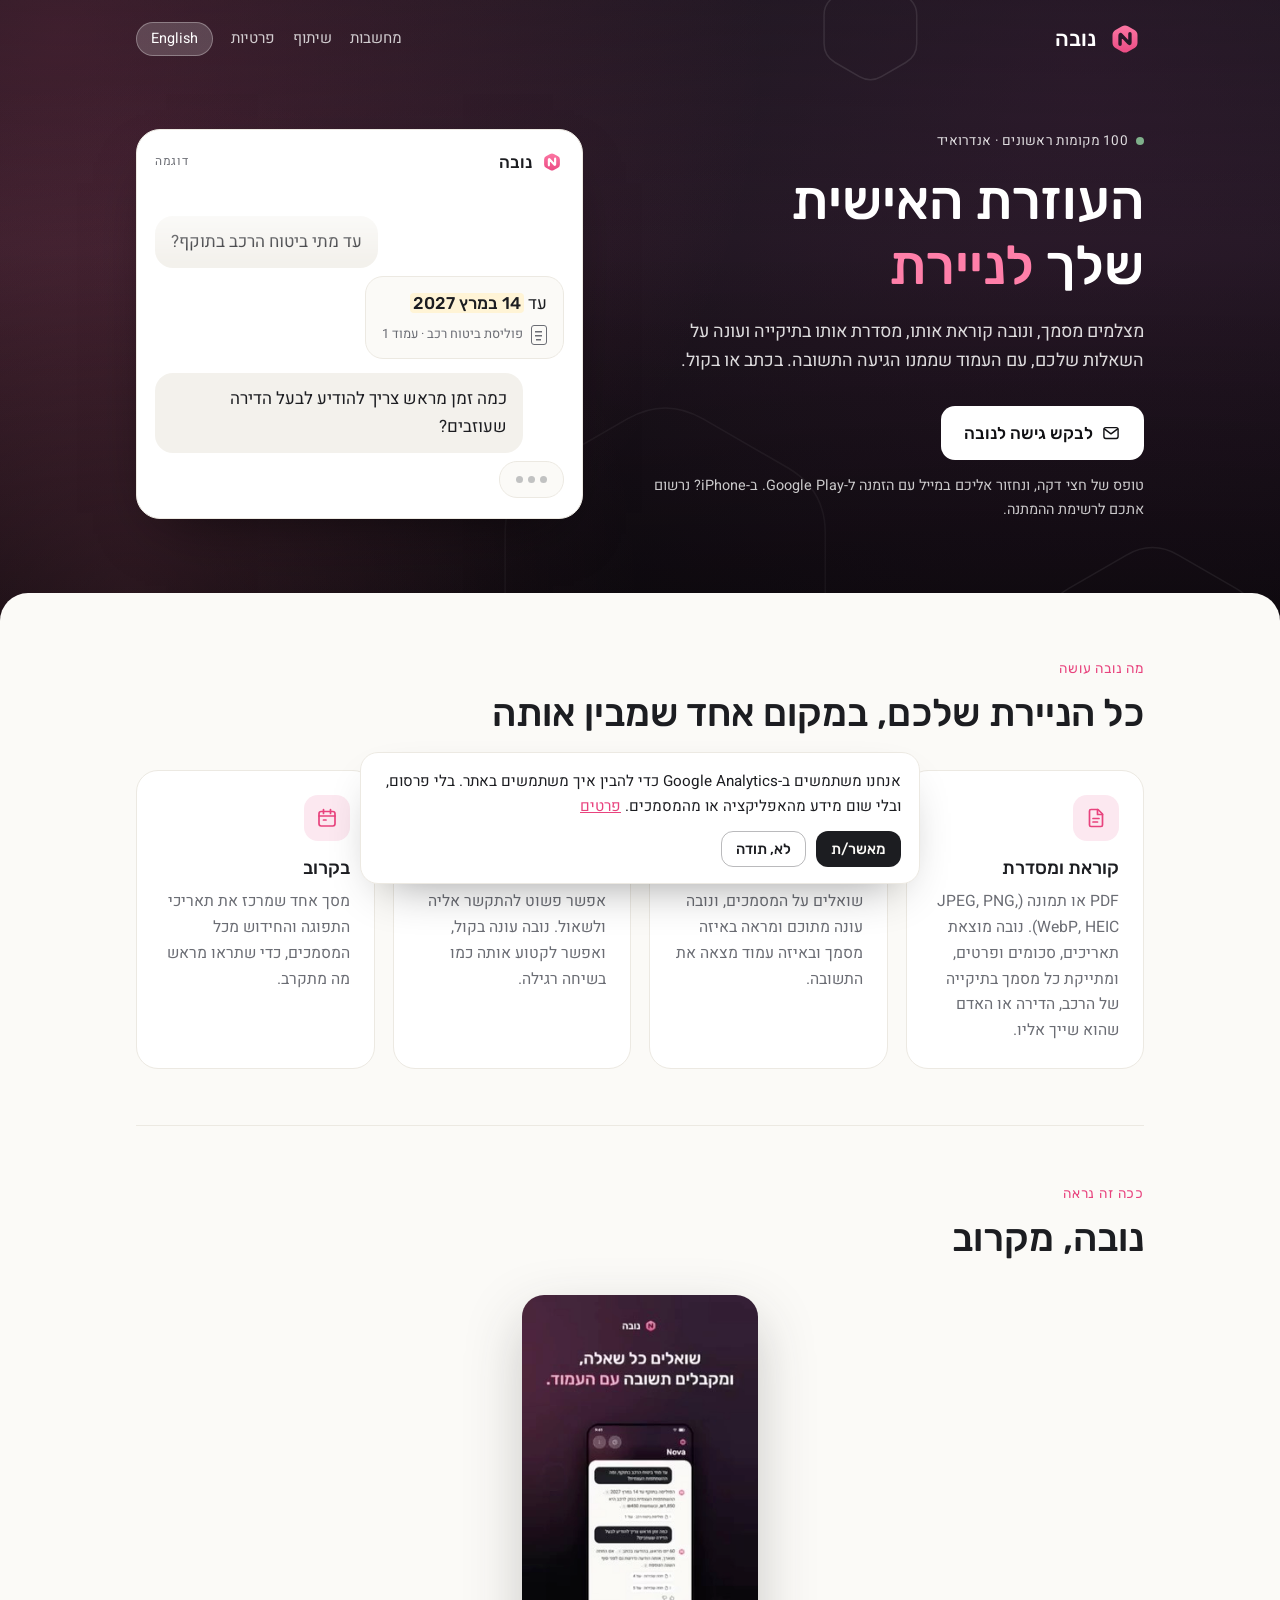
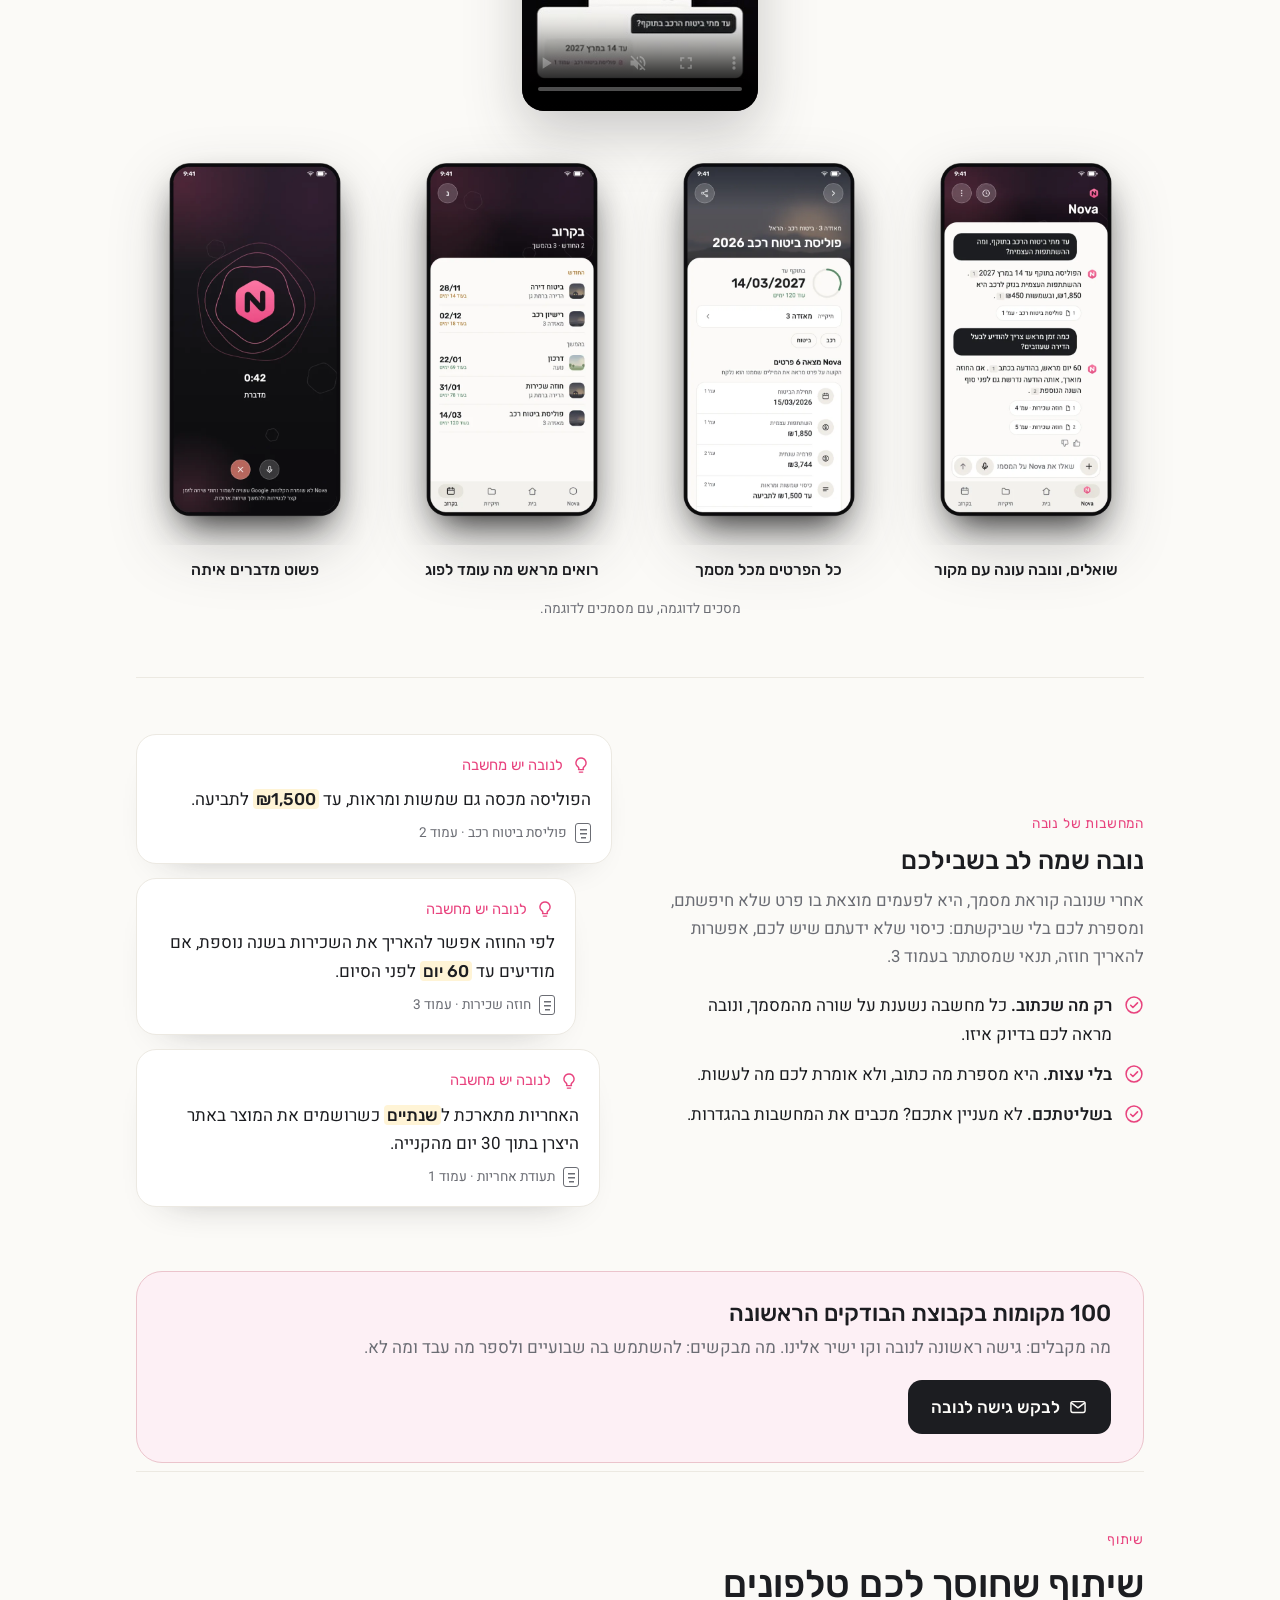
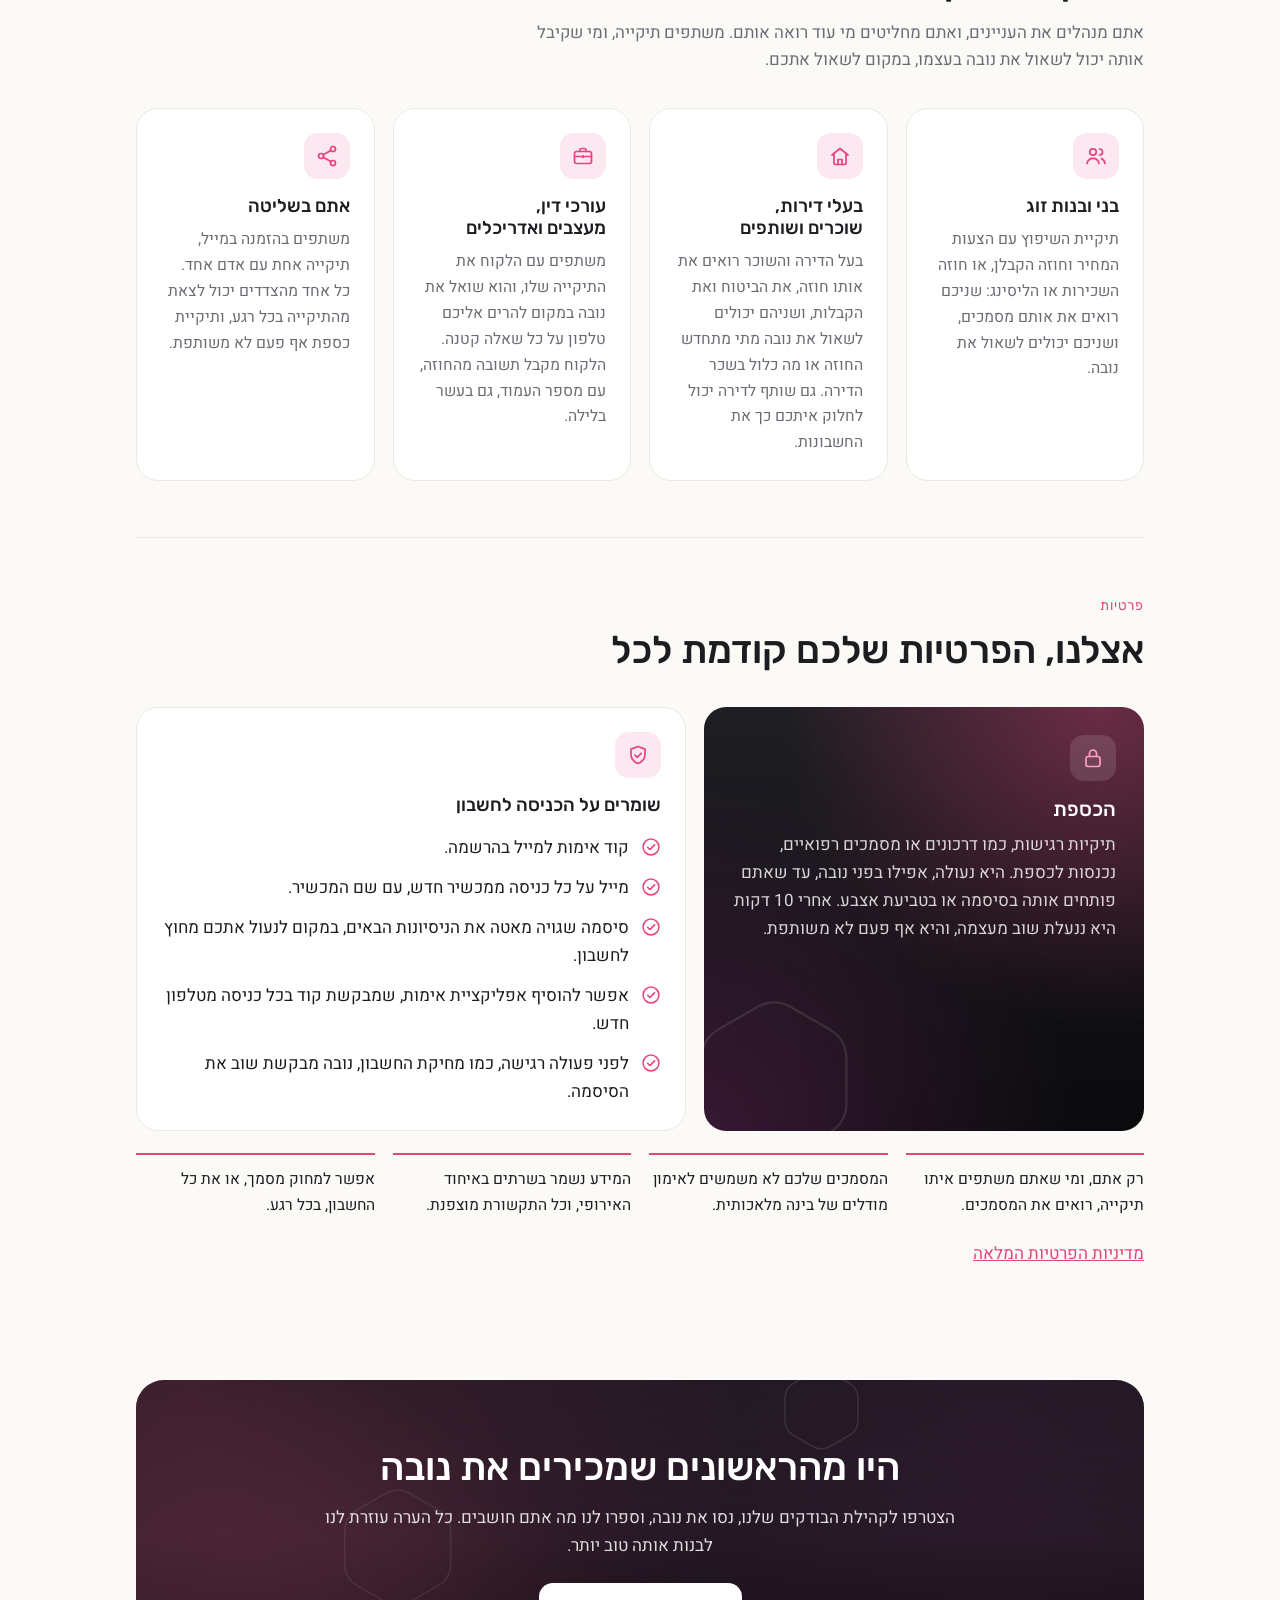
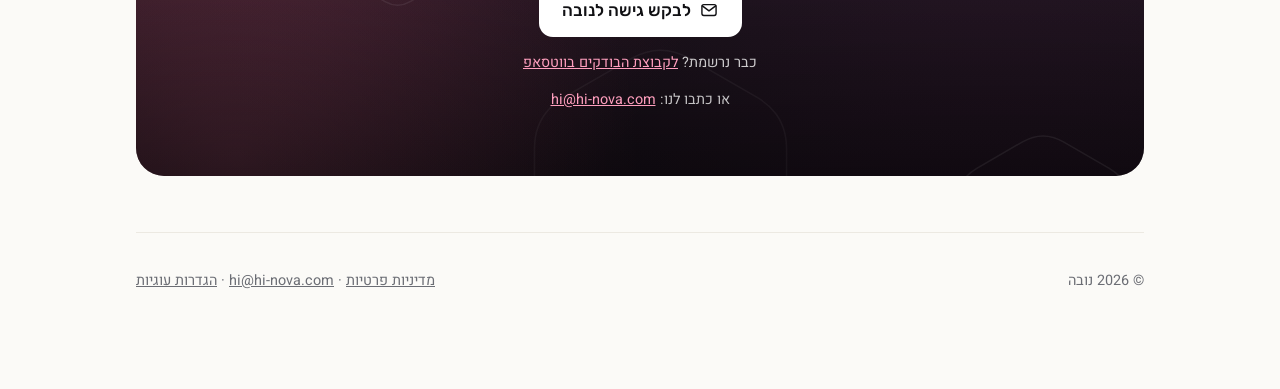
<file: docs/index.html>
<!doctype html><html lang="he" dir="rtl"><head><meta charset="utf-8"><meta name="viewport" content="width=device-width, initial-scale=1, viewport-fit=cover"><script async src="https://www.googletagmanager.com/gtag/js?id=G-7MWNCDS4FL"></script><script>window.dataLayer=window.dataLayer||[];function gtag(){dataLayer.push(arguments);}gtag('consent','default',{analytics_storage:'denied',ad_storage:'denied',ad_user_data:'denied',ad_personalization:'denied',wait_for_update:500});var c=null;try{c=localStorage.getItem('nova-consent')}catch(e){}if(c==='granted')gtag('consent','update',{analytics_storage:'granted'});gtag('js',new Date());gtag('config','G-7MWNCDS4FL');</script><title>Nova נובה · העוזרת האישית שלך לניירת</title><meta name="claude:viewport-fit-sides" content="cover"><meta name="description" content="שואלים את נובה על המסמכים שלכם ומקבלים תשובה עם מקור. Ask Nova about your documents and get answers with sources."><meta property="og:type" content="website"><meta property="og:site_name" content="Nova"><meta property="og:url" content="https://hi-nova.com/"><meta property="og:title" content="Nova נובה · העוזרת האישית שלך לניירת"><meta property="og:description" content="שואלים את נובה על המסמכים שלכם ומקבלים תשובה עם מקור. Ask Nova about your documents and get answers with sources."><meta property="og:image" content="https://hi-nova.com/og.jpg"><meta property="og:image:secure_url" content="https://hi-nova.com/og.jpg"><meta property="og:image:type" content="image/jpeg"><meta property="og:image:width" content="1200"><meta property="og:image:height" content="630"><meta property="og:image:alt" content="Nova נובה: העוזרת האישית שלך לניירת"><meta property="og:locale" content="he_IL"><meta property="og:locale:alternate" content="en_US"><meta name="twitter:card" content="summary_large_image"><meta name="twitter:title" content="Nova נובה · העוזרת האישית שלך לניירת"><meta name="twitter:description" content="שואלים את נובה על המסמכים שלכם ומקבלים תשובה עם מקור. Ask Nova about your documents and get answers with sources."><meta name="twitter:image" content="https://hi-nova.com/og.jpg"><link rel="canonical" href="https://hi-nova.com/"><link rel="icon" href="favicon.svg" type="image/svg+xml"><link rel="preconnect" href="https://fonts.googleapis.com"><link rel="preconnect" href="https://fonts.gstatic.com" crossorigin><link rel="stylesheet" href="https://fonts.googleapis.com/css2?family=Heebo:wght@400;500;600&family=Rubik:wght@500&display=swap"><style>/* Layout: one centred column; a hero with a sample answer card, a feature grid, a privacy band, a footer.
   Tokens are the app's own (mobile theme/tokens.ts, design V4 "Horizon"): warm paper, ink, Nova pink. */
:root {
  --bg: #FBFAF7; --surface: #FFFFFF; --nav: #F3F1EC; --border: #ECE9E2; --text: #1C1D21; --muted: #6B6D74;
  --pink: #E8437E; --pink-light: #FF7FA9; --soon: #B0782E; --ok: #5C8A69; --mark: #FFF4D6;
  --heading: "Rubik", "Heebo", system-ui, sans-serif;
  --body: "Heebo", "Rubik", system-ui, sans-serif;
}
@media (prefers-color-scheme: dark) { :root:not([data-theme="light"]) {
  --bg: #141518; --surface: #1C1D21; --nav: #101114; --border: #2A2B30; --text: #EDEBE6; --muted: #9C9EA5;
  --pink: #FF7FA9; --pink-light: #FFA3C2; --soon: #D6A35F; --ok: #7FB08B; --mark: #3A3320; color-scheme: dark } }
:root[data-theme="dark"] {
  --bg: #141518; --surface: #1C1D21; --nav: #101114; --border: #2A2B30; --text: #EDEBE6; --muted: #9C9EA5;
  --pink: #FF7FA9; --pink-light: #FFA3C2; --soon: #D6A35F; --ok: #7FB08B; --mark: #3A3320; color-scheme: dark }

* { box-sizing: border-box; }
body { margin: 0; background: var(--bg); color: var(--text); font-family: var(--body); font-size: 17px; line-height: 1.65; }
.wrap { max-width: 1040px; margin: 0 auto; padding-left: max(16px, env(safe-area-inset-left, 0px)); padding-right: max(16px, env(safe-area-inset-right, 0px)); }
h1, h2, h3 { font-family: var(--heading); font-weight: 500; line-height: 1.2; margin: 0; text-wrap: balance; }
p { margin: 0; }
a { color: var(--pink); }
a:focus-visible, button:focus-visible { outline: 2px solid var(--pink); outline-offset: 3px; border-radius: 6px; }

/* Language: Hebrew unless the page is switched to English; without script, Hebrew only. */
html:not([data-lang="en"]) [data-l="en"], html[data-lang="en"] [data-l="he"] { display: none !important; }

header.top { display: flex; align-items: center; justify-content: space-between; gap: 16px; padding-block: 20px; }
.mark { display: flex; align-items: center; gap: 10px; text-decoration: none; color: var(--text); font-family: var(--heading); font-size: 1.35rem; font-weight: 500; }
.mark svg { width: 38px; height: 38px; flex: none; }
.top nav { display: flex; align-items: center; gap: 18px; font-size: 0.95rem; }
.top nav a { color: var(--muted); text-decoration: none; }
.top nav a:hover { color: var(--text); }
.lang { font: inherit; font-size: 0.9rem; color: var(--text); background: var(--nav); border: 1px solid var(--border); border-radius: 999px; padding: 4px 14px; cursor: pointer; }

.hero { display: grid; grid-template-columns: 1.15fr 1fr; gap: 48px; align-items: center; padding-block: 48px 72px; }
.hero > * { min-width: 0; }
.eyebrow { display: inline-flex; align-items: center; gap: 8px; font-size: 0.85rem; color: var(--muted); letter-spacing: 0.02em; }
.eyebrow::before { content: ""; width: 8px; height: 8px; border-radius: 50%; background: var(--ok); }
.hero h1 { font-size: clamp(2.2rem, 5vw, 3.4rem); margin-top: 14px; }
.hero h1 em { font-style: normal; color: var(--pink); }
.hero .lede { margin-top: 18px; font-size: 1.12rem; color: var(--muted); max-width: 34em; }
.cta { margin-top: 30px; display: flex; flex-wrap: wrap; align-items: center; gap: 14px; }
.btn { display: inline-block; text-decoration: none; font-family: var(--heading); font-weight: 500; background: var(--text); color: var(--bg); padding: 12px 22px; border-radius: 14px; }
.btn:hover { opacity: 0.9; }
.cta small { color: var(--muted); font-size: 0.9rem; flex-basis: 100%; }

/* The sample answer: how a real answer looks, labelled as an example. */
.sample { background: var(--surface); border: 1px solid var(--border); border-radius: 22px; padding: 22px; display: grid; gap: 14px; box-shadow: 0 18px 40px -28px rgba(28, 29, 33, 0.35); }
.sample .tag { font-size: 0.75rem; color: var(--muted); letter-spacing: 0.06em; text-transform: uppercase; }
.bubble { padding: 12px 16px; border-radius: 18px; max-width: 90%; }
.bubble.q { background: var(--nav); justify-self: end; }
.bubble.a { background: var(--bg); border: 1px solid var(--border); justify-self: start; }
.bubble.a strong { font-family: var(--heading); font-weight: 500; background: var(--mark); padding: 0 4px; border-radius: 4px; }
.source { display: flex; align-items: center; gap: 8px; font-size: 0.85rem; color: var(--muted); }
.source::before { content: ""; width: 14px; height: 18px; border: 1.5px solid var(--muted); border-radius: 3px; flex: none;
  background: linear-gradient(var(--muted), var(--muted)) center 5px / 7px 1.5px no-repeat,
              linear-gradient(var(--muted), var(--muted)) center 9px / 7px 1.5px no-repeat,
              linear-gradient(var(--muted), var(--muted)) center 13px / 5px 1.5px no-repeat; }

section.block { padding-block: 56px; border-top: 1px solid var(--border); }
section.block > h2 { font-size: clamp(1.6rem, 3.2vw, 2.1rem); }
section.block > .sub { margin-top: 10px; color: var(--muted); max-width: 40em; }
.grid { margin-top: 32px; display: grid; grid-template-columns: repeat(3, minmax(0, 1fr)); gap: 28px 32px; }
.grid h3 { font-size: 1.12rem; }
.grid p { margin-top: 6px; color: var(--muted); font-size: 0.98rem; }
.grid .n { font-family: var(--heading); color: var(--pink); font-size: 0.85rem; display: block; margin-bottom: 6px; }

.privacy { background: var(--surface); border: 1px solid var(--border); border-radius: 26px; padding: 36px; display: grid; grid-template-columns: 1fr 1.4fr; gap: 36px; }
.privacy > * { min-width: 0; }
.privacy h2 { font-size: clamp(1.5rem, 3vw, 2rem); }
.privacy ul { list-style: none; margin: 0; padding: 0; display: grid; gap: 14px; }
.privacy li { display: grid; grid-template-columns: 22px 1fr; gap: 10px; align-items: start; }
.privacy li::before { content: ""; width: 14px; height: 14px; margin-top: 7px; border-radius: 4px; background: linear-gradient(var(--pink-light), var(--pink)); }
.privacy .more { margin-top: 14px; display: inline-block; }

footer.bottom { padding-block: 36px 48px; display: flex; flex-wrap: wrap; justify-content: space-between; gap: 12px; color: var(--muted); font-size: 0.9rem; border-top: 1px solid var(--border); margin-top: 56px; }
footer.bottom a { color: var(--muted); }

/* The privacy policy: a readable document. */
.doc { max-width: 46em; padding-block: 24px 40px; }
.doc h1 { font-size: clamp(1.9rem, 4vw, 2.6rem); }
.doc .updated { margin-top: 8px; color: var(--muted); font-size: 0.95rem; }
.doc h2 { font-size: 1.3rem; margin-top: 38px; }
.doc p, .doc ul { margin-top: 12px; }
.doc ul { padding-inline-start: 1.2em; display: grid; gap: 8px; }
.doc li strong, .doc p strong { font-weight: 600; }
.doc .short { background: var(--surface); border: 1px solid var(--border); border-radius: 18px; padding: 18px 22px; margin-top: 24px; }
.doc .short ul { margin-top: 8px; }
.fill { background: var(--mark); border-radius: 4px; padding: 0 4px; font-weight: 600; }

@media (max-width: 820px) {
  .hero { grid-template-columns: 1fr; gap: 36px; padding-block: 24px 48px; }
  .grid { grid-template-columns: repeat(2, minmax(0, 1fr)); }
  .privacy { grid-template-columns: 1fr; padding: 24px; }
}
@media (max-width: 520px) {
  .grid { grid-template-columns: 1fr; }
  .top nav .hide-sm { display: none; }
}
@media (prefers-reduced-motion: no-preference) { .btn { transition: opacity 0.15s; } }

/* ── Nova's sky (the app's NovaSky): a dark sky, the badge's pinks glowing and drifting, faint hexagons rising.
      Same colours, sizes (fractions of the sky's width) and timings as the app; still when motion is reduced.
      The page itself sits on the paper sheet that overlaps the sky with rounded top corners, as in the app. ── */
.sky { position: relative; overflow: hidden; color: #FFFFFF; background: linear-gradient(#1E1E24, #111114 55%, #0B0B0E); padding-bottom: 28px; isolation: isolate; }
.sky > .wrap { position: relative; z-index: 2; }
.sky::after { content: ""; position: absolute; inset: 0; z-index: 1; pointer-events: none;
  background: linear-gradient(rgba(0, 0, 0, 0.22), rgba(0, 0, 0, 0) 40%, rgba(0, 0, 0, 0.38)); }
.glow, .rise { position: absolute; z-index: 0; pointer-events: none; }
.glow { aspect-ratio: 1; border-radius: 50%;
  width: calc(var(--s) * 100%); inset-inline-start: calc(var(--x) * 100%); top: calc(var(--y) * 100%);
  /* Centre on (x, y): a margin in % is a fraction of the sky's width, like the size. */
  margin-inline-start: calc(var(--s) * -50%); margin-top: calc(var(--s) * -50%);
  opacity: var(--o);
  background: radial-gradient(closest-side, var(--c) 0%, color-mix(in srgb, var(--c) 55%, transparent) 45%, transparent 100%); }
.rise { top: 0; bottom: 0; width: calc(var(--s) * 100%); inset-inline-start: calc(var(--x) * 100%); margin-inline-start: calc(var(--s) * -50%);
  transform: translateY(calc(100% - var(--f) * 130%)); opacity: var(--o); }
.rise svg { display: block; width: 100%; height: auto; overflow: visible; }
.rise path { fill: none; stroke: #FFFFFF; stroke-width: 1.5px; vector-effect: non-scaling-stroke; stroke-linejoin: round; }

@media (prefers-reduced-motion: no-preference) {
  .glow { animation: drift var(--d) ease-in-out infinite alternate; animation-delay: calc(var(--d) * -0.5); }
  .rise { animation: rise var(--d) linear infinite; animation-delay: calc(var(--d) * var(--f) * -1); }
  .rise svg { animation: turn var(--d) linear infinite; animation-delay: calc(var(--d) * var(--f) * -1); }
}
@keyframes drift {
  from { transform: translate(calc(var(--dx) * -50%), calc(var(--dy) * -50%)) scale(1); }
  to { transform: translate(calc(var(--dx) * 50%), calc(var(--dy) * 50%)) scale(var(--k)); }
}
/* Bottom to top, fading in and out so the jump back down is never seen. */
@keyframes rise {
  0% { transform: translateY(100%); opacity: 0; }
  15% { opacity: var(--o); }
  85% { opacity: var(--o); }
  100% { transform: translateY(-30%); opacity: 0; }
}
/* One rise turns 60°, which the hexagon can't tell from 0°. */
@keyframes turn { to { transform: rotate(calc(var(--t) * 60deg)); } }

/* Text on the sky: white, like the app's scene titles. */
.sky .mark { color: #FFFFFF; }
.sky .top nav a { color: rgba(255, 255, 255, 0.78); }
.sky .top nav a:hover { color: #FFFFFF; }
.sky .lang { color: #FFFFFF; background: rgba(255, 255, 255, 0.18); border-color: rgba(255, 255, 255, 0.30); }
.sky .eyebrow { color: rgba(255, 255, 255, 0.85); }
.sky .eyebrow::before { background: #7FB08B; }
.sky .hero h1 em { color: #FF7FA9; }
.sky .hero .lede { color: rgba(255, 255, 255, 0.85); }
.sky .btn { background: #FFFFFF; color: #111114; }
.sky .cta small { color: rgba(255, 255, 255, 0.78); }
.sky a { color: #FF9FBE; }
.sky .sample { color: var(--text); box-shadow: 0 24px 60px -30px rgba(0, 0, 0, 0.7); }
.sky .doc-head { padding-block: 28px 44px; max-width: 46em; }
.sky .doc-head h1 { font-size: clamp(1.9rem, 4vw, 2.6rem); }
.sky .doc-head .updated { margin-top: 8px; color: rgba(255, 255, 255, 0.8); font-size: 0.95rem; }
.fill { color: var(--text); }

.sheet { position: relative; z-index: 3; margin-top: -28px; background: var(--bg); border-radius: 28px 28px 0 0; padding-top: 8px; }
.sheet section.block:first-child, .sheet section.block[hidden]:first-child + section.block { border-top: 0; }
.sheet .doc { padding-top: 28px; }

/* ── Version 2: the conversation, icon cards, thoughts, sharing, privacy, the testers' calls to action. ── */
[hidden] { display: none !important; }
.kicker { display: block; margin-bottom: 10px; font-family: var(--heading); font-size: 0.85rem; letter-spacing: 0.06em; color: var(--pink); }
section.block > h2 { font-size: clamp(1.7rem, 3.4vw, 2.4rem); max-width: 22em; }
section.block > .sub, .split .sub { margin-top: 12px; color: var(--muted); max-width: 38em; font-size: 1.05rem; }

/* Buttons: ink on paper, white on the sky; the second one is an outline. */
.btn { display: inline-flex; align-items: center; gap: 8px; border: 1.5px solid transparent; }
.btn svg { width: 20px; height: 20px; flex: none; }
.btn.alt { background: transparent; color: var(--text); border-color: color-mix(in srgb, var(--text) 30%, transparent); }
.sky .btn.alt { background: rgba(255, 255, 255, 0.14); color: #FFFFFF; border-color: rgba(255, 255, 255, 0.32); }
.btn.sm { padding: 8px 14px; font-size: 0.92rem; border-radius: 12px; }

/* The hero conversation. */
.chat { background: var(--surface); color: var(--text); border: 1px solid var(--border); border-radius: 24px; padding: 18px 18px 20px; display: grid; gap: 12px; box-shadow: 0 24px 60px -30px rgba(0, 0, 0, 0.7); }
.chat-head { display: flex; justify-content: space-between; align-items: center; }
.chat-head .who { display: flex; align-items: center; gap: 8px; font-family: var(--heading); font-weight: 500; }
.chat-head .who svg { width: 24px; height: 24px; }
.chat-head .tag { font-size: 0.75rem; color: var(--muted); letter-spacing: 0.06em; }
.chat-log { height: 310px; overflow: hidden; display: flex; flex-direction: column; justify-content: flex-end; gap: 14px;
  -webkit-mask-image: linear-gradient(transparent, #000 24%); mask-image: linear-gradient(transparent, #000 24%); }
.turn { display: grid; gap: 8px; }
.bubble.a { display: grid; gap: 6px; }
.bubble.a .source { font-size: 0.8rem; }
.typing { justify-self: start; display: inline-flex; gap: 5px; padding: 14px 16px; border-radius: 18px; background: var(--bg); border: 1px solid var(--border); }
.typing i { width: 7px; height: 7px; border-radius: 50%; background: var(--muted); opacity: 0.4; }
@media (prefers-reduced-motion: no-preference) {
  .enter { animation: pop 0.38s cubic-bezier(0.2, 0.7, 0.2, 1) both; }
  .typing i { animation: blink 1s infinite; }
  .typing i:nth-child(2) { animation-delay: 0.15s; }
  .typing i:nth-child(3) { animation-delay: 0.3s; }
  .card, .thought { transition: transform 0.2s ease, box-shadow 0.2s ease; }
  .card:hover, .thought:hover { transform: translateY(-3px); }
}
@keyframes pop { from { opacity: 0; transform: translateY(10px) scale(0.98); } }
@keyframes blink { 50% { opacity: 1; } }

/* Icon cards. */
.cards { display: grid; gap: 18px; margin-top: 34px; }
.cards.four { grid-template-columns: repeat(4, minmax(0, 1fr)); }
.cards.three { grid-template-columns: repeat(3, minmax(0, 1fr)); }
.card { background: var(--surface); border: 1px solid var(--border); border-radius: 22px; padding: 24px; display: grid; align-content: start; gap: 10px; }
.card:hover { box-shadow: 0 20px 44px -30px rgba(28, 29, 33, 0.4); }
.card h3 { font-size: 1.15rem; margin-top: 6px; }
.card p { color: var(--muted); font-size: 0.98rem; }
.ico { width: 46px; height: 46px; border-radius: 14px; display: grid; place-items: center; color: var(--pink);
  background: color-mix(in srgb, var(--pink) 12%, var(--surface)); }
.ico svg { width: 24px; height: 24px; }
.ico.on-dark { background: rgba(255, 255, 255, 0.12); color: #FF9FBE; }

/* A list with Nova-pink check marks. */
.ticks { list-style: none; padding: 0; margin: 22px 0 0; display: grid; gap: 12px; }
.ticks li { display: grid; grid-template-columns: 22px 1fr; gap: 10px; align-items: start; }
.ticks li::before { content: ""; width: 20px; height: 20px; margin-top: 3px; background: var(--pink);
  -webkit-mask: url("data:image/svg+xml,%3Csvg xmlns='http://www.w3.org/2000/svg' viewBox='0 0 24 24'%3E%3Ccircle cx='12' cy='12' r='9.5' fill='none' stroke='black' stroke-width='1.8'/%3E%3Cpath d='M8 12.3l2.7 2.7L16.2 9.4' fill='none' stroke='black' stroke-width='1.9' stroke-linecap='round' stroke-linejoin='round'/%3E%3C/svg%3E") center / contain no-repeat;
          mask: url("data:image/svg+xml,%3Csvg xmlns='http://www.w3.org/2000/svg' viewBox='0 0 24 24'%3E%3Ccircle cx='12' cy='12' r='9.5' fill='none' stroke='black' stroke-width='1.8'/%3E%3Cpath d='M8 12.3l2.7 2.7L16.2 9.4' fill='none' stroke='black' stroke-width='1.9' stroke-linecap='round' stroke-linejoin='round'/%3E%3C/svg%3E") center / contain no-repeat; }
.ticks b { font-weight: 600; }

/* Thoughts: the app's thought cards, a little staggered. */
.split { display: grid; grid-template-columns: 1fr 1fr; gap: 56px; align-items: center; }
.split > * { min-width: 0; }
.thoughts { display: grid; gap: 14px; }
.thought { background: var(--surface); border: 1px solid var(--border); border-radius: 20px; padding: 18px 20px; display: grid; gap: 8px; box-shadow: 0 18px 40px -32px rgba(28, 29, 33, 0.45); }
.thought:nth-child(2) { margin-inline-start: 36px; }
.thought:nth-child(3) { margin-inline-start: 12px; }
.thought-head { display: flex; align-items: center; gap: 8px; font-family: var(--heading); font-size: 0.92rem; color: var(--pink); }
.thought-head svg { width: 20px; height: 20px; }
.thought strong, .bubble.a strong { font-family: var(--heading); font-weight: 500; background: var(--mark); padding: 0 3px; border-radius: 4px; }

/* The testers' strip, between sections. */
.join-strip { margin-block: 8px; display: flex; flex-wrap: wrap; align-items: center; justify-content: space-between; gap: 18px 28px; padding: 28px 32px; border-radius: 26px;
  background: color-mix(in srgb, var(--pink) 8%, var(--surface)); border: 1px solid color-mix(in srgb, var(--pink) 22%, var(--border)); }
.join-strip h2 { font-size: 1.45rem; }
.join-strip p { margin-top: 6px; color: var(--muted); }
.join-strip .cta { margin-top: 0; }

/* Privacy: the vault on Nova's sky, the sign-in guards beside it, four promises below. */
.privacy-grid { display: grid; grid-template-columns: 1fr 1.25fr; gap: 18px; margin-top: 34px; }
.privacy-grid > * { min-width: 0; }
.vault { position: relative; overflow: hidden; border-radius: 22px; padding: 28px; color: #FFFFFF; display: grid; gap: 10px; align-content: start;
  background: radial-gradient(circle at 90% 0%, rgba(232, 67, 126, 0.38), transparent 55%), radial-gradient(circle at 0% 100%, rgba(91, 35, 80, 0.55), transparent 60%), linear-gradient(#1E1E24, #111114 60%, #0B0B0E); }
.vault::after { content: ""; position: absolute; width: 220px; height: 220px; inset-inline-end: -40px; bottom: -60px; opacity: 0.1;
  background: url("data:image/svg+xml,%3Csvg xmlns='http://www.w3.org/2000/svg' viewBox='0 0 100 100'%3E%3Cpath d='M42.21 16.5Q50 12 57.79 16.5L75.11 26.5Q82.91 31 82.91 40L82.91 60Q82.91 69 75.11 73.5L57.79 83.5Q50 88 42.21 83.5L24.89 73.5Q17.09 69 17.09 60L17.09 40Q17.09 31 24.89 26.5Z' fill='none' stroke='white' stroke-width='1'/%3E%3C/svg%3E") center / contain no-repeat; }
.vault h3 { font-size: 1.25rem; margin-top: 6px; }
.vault p { color: rgba(255, 255, 255, 0.82); position: relative; }
.guard .ticks { margin-top: 8px; }
.promises { list-style: none; padding: 0; margin: 22px 0 0; display: grid; grid-template-columns: repeat(4, minmax(0, 1fr)); gap: 18px; }
.promises li { border-top: 2px solid var(--pink); padding-top: 12px; font-size: 0.97rem; }
#privacy .more { display: inline-block; margin-top: 22px; }

/* The final call: a small sky of its own. */
section.final { margin-top: 56px; border-radius: 28px; padding: 64px 28px; text-align: center; }
.final-in { position: relative; z-index: 2; max-width: 38em; margin: 0 auto; display: grid; gap: 14px; justify-items: center; }
.final h2 { font-size: clamp(1.7rem, 3.6vw, 2.4rem); }
.final p { color: rgba(255, 255, 255, 0.85); }
.final .cta { justify-content: center; margin-top: 8px; }
.final small { color: rgba(255, 255, 255, 0.75); font-size: 0.9rem; }

/* The dock: shows once the hero is out of view. */
.dock { position: fixed; z-index: 20; left: 0; right: 0; bottom: 0; display: flex; justify-content: center; align-items: center; gap: 10px 14px; flex-wrap: wrap;
  padding-top: 10px; padding-bottom: calc(10px + env(safe-area-inset-bottom, 0px));
  padding-left: max(16px, env(safe-area-inset-left, 0px)); padding-right: max(16px, env(safe-area-inset-right, 0px));
  background: color-mix(in srgb, var(--surface) 90%, transparent); -webkit-backdrop-filter: blur(14px); backdrop-filter: blur(14px);
  border-top: 1px solid var(--border); font-family: var(--heading); font-weight: 500; }
@media (prefers-reduced-motion: no-preference) { .dock { animation: pop 0.3s ease both; } }
footer.bottom { padding-bottom: 96px; }

@media (max-width: 980px) {
  .cards.four { grid-template-columns: repeat(2, minmax(0, 1fr)); }
  .split, .privacy-grid { grid-template-columns: 1fr; gap: 32px; }
  .promises { grid-template-columns: repeat(2, minmax(0, 1fr)); }
}
@media (max-width: 600px) {
  .cards.four, .cards.three, .promises { grid-template-columns: 1fr; }
  .thought:nth-child(2), .thought:nth-child(3) { margin-inline-start: 0; }
  .join-strip { padding: 22px; }
  .dock > span { display: none; }
  .chat-log { height: 280px; }
  section.final { padding: 44px 20px; }
}

/* The screens gallery: four phones in a row; on a phone, a sideways scroll. */
.gallery { display: grid; grid-template-columns: repeat(4, minmax(0, 1fr)); gap: 20px; margin-top: 34px; }
.gallery figure { margin: 0; display: grid; justify-items: center; gap: 12px; }
.gallery img { width: 100%; max-width: 236px; height: auto; filter: drop-shadow(0 22px 28px rgba(28, 29, 33, 0.22)); }
.gallery figcaption { text-align: center; font-family: var(--heading); font-weight: 500; font-size: 0.98rem; }
.showcase { margin: 34px 0 0; display: grid; justify-items: center; }
.showcase video { width: 100%; max-width: 236px; height: auto; border-radius: 22px; filter: drop-shadow(0 22px 28px rgba(28, 29, 33, 0.22)); }
.fine { margin-top: 16px; color: var(--muted); font-size: 0.85rem; text-align: center; }
@media (max-width: 820px) {
  .gallery { display: flex; overflow-x: auto; scroll-snap-type: x mandatory; gap: 16px; padding-bottom: 10px; margin-inline: -16px; padding-inline: 16px; }
  .gallery figure { flex: 0 0 64%; scroll-snap-align: center; }
}

/* The cookie notice: a small card at the bottom, above the dock. */
.consent { position: fixed; z-index: 30; bottom: calc(16px + env(safe-area-inset-bottom, 0px)); inset-inline: max(16px, env(safe-area-inset-left, 0px));
  max-width: 560px; margin-inline: auto; background: var(--surface); color: var(--text); border: 1px solid var(--border); border-radius: 18px;
  padding: 16px 18px; display: grid; gap: 12px; box-shadow: 0 20px 50px -24px rgba(0, 0, 0, 0.45); font-size: 0.95rem; }
.consent a { color: var(--pink); }
.consent-actions { display: flex; gap: 10px; flex-wrap: wrap; }
.consent-short { display: none; }
.consent-open .dock { display: none !important; }
@media (max-width: 600px) { .consent-long { display: none; } .consent-short { display: inline; } .consent { padding: 12px 14px; gap: 10px; } }

/* The request-access form: a dialog over the page, a sheet from the bottom on phones. */
.sr { position: absolute; width: 1px; height: 1px; overflow: hidden; clip: rect(0 0 0 0); white-space: nowrap; }
.access { width: min(560px, calc(100% - 32px)); max-height: calc(100dvh - 32px); overflow: auto; padding: 0; border: 1px solid var(--border);
  border-radius: 22px; background: var(--surface); color: var(--text); box-shadow: 0 30px 80px -30px rgba(0, 0, 0, 0.55); }
.access::backdrop { background: rgba(17, 17, 20, 0.55); }
.access-body { position: relative; padding: 26px 24px 24px; }
.access-form, .access-done { display: grid; gap: 16px; }
.access h2 { font-size: 1.45rem; padding-inline-end: 44px; }
.access-lead, .field-hint { color: var(--muted); font-size: 0.95rem; line-height: 1.5; }
.access-close { position: absolute; top: 16px; inset-inline-end: 16px; width: 36px; height: 36px; border-radius: 50%; border: 1px solid var(--border);
  background: var(--nav); color: var(--text); font-size: 22px; line-height: 1; cursor: pointer; }
.field { display: grid; gap: 6px; min-width: 0; border: 0; padding: 0; margin: 0; }
.field-label, .field legend { font-family: var(--heading); font-weight: 500; font-size: 0.98rem; padding: 0; }
.field legend { margin-bottom: 8px; }
.field input[type="text"], .field input[type="email"] { font: inherit; color: var(--text); background: var(--bg); border: 1px solid var(--border);
  border-radius: 12px; padding: 10px 14px; width: 100%; }
.field input[type="text"]:focus-visible, .field input[type="email"]:focus-visible { outline: 2px solid var(--pink); outline-offset: 1px; }
.access .chips { display: flex; flex-wrap: wrap; gap: 8px; }
.chip { position: relative; display: inline-flex; }
.chip input { position: absolute; inset: 0; opacity: 0; margin: 0; cursor: pointer; }
.chip > span { padding: 6px 14px; border-radius: 999px; border: 1px solid var(--border); background: var(--bg); font-size: 0.95rem; }
.chip input:checked + span { background: var(--text); color: var(--bg); border-color: var(--text); }
.chip input:focus-visible + span { outline: 2px solid var(--pink); outline-offset: 2px; }
.agree { display: flex; gap: 10px; align-items: flex-start; font-size: 0.95rem; line-height: 1.5; }
.agree input { width: 18px; height: 18px; margin-top: 3px; flex: none; accent-color: var(--pink); }
.trap { position: absolute; width: 1px; height: 1px; opacity: 0; pointer-events: none; inset-inline-start: -9999px; }
.access-error { background: color-mix(in srgb, var(--pink) 12%, transparent); border-radius: 12px; padding: 10px 14px; font-size: 0.95rem; }
.access .btn { justify-content: center; font-size: 1rem; cursor: pointer; }
.access .btn:disabled { opacity: 0.6; cursor: progress; }
@media (max-width: 560px) {
  .access { width: 100%; max-width: 100%; margin: auto 0 0; border-radius: 22px 22px 0 0; max-height: 92dvh; }
  .access-body { padding-bottom: calc(24px + env(safe-area-inset-bottom, 0px)); }
}
</style><script>
(function () {
  var root = document.documentElement;
  function set(l) {
    root.setAttribute('data-lang', l); root.lang = l; root.dir = l === 'he' ? 'rtl' : 'ltr';
    try { localStorage.setItem('nova-lang', l); } catch (e) {}
  }
  var saved = null;
  try { saved = localStorage.getItem('nova-lang'); } catch (e) {}
  set(location.hash === '#en' ? 'en' : location.hash === '#he' ? 'he' : (saved === 'en' ? 'en' : 'he'));
  document.addEventListener('click', function (e) {
    var b = e.target.closest && e.target.closest('[data-set-lang]');
    if (b) set(b.getAttribute('data-set-lang'));
  });
})();
</script><script>
(function () {
  var got = {}, any = false;
  try {
    var q = new URLSearchParams(location.search);
    ['utm_source', 'utm_medium', 'utm_campaign'].forEach(function (k) {
      var v = q.get(k); if (v) { got[k] = v.toLowerCase().slice(0, 60); any = true; }
    });
  } catch (e) {}
  try {
    if (any) sessionStorage.setItem('nova-utm', JSON.stringify(got));
    else got = JSON.parse(sessionStorage.getItem('nova-utm') || '{}') || {};
  } catch (e) {}
  window.novaUtm = got;
})();
</script></head><body><div class="sky" id="top">
<span class="glow" aria-hidden="true" style="--c:#5B2350;--s:1.6;--x:0.15;--y:0.1;--o:0.35;--d:21s;--k:1.1;--dx:0.05;--dy:0.019"></span>
<span class="glow" aria-hidden="true" style="--c:#E8437E;--s:1.1;--x:0.95;--y:0.05;--o:0.24;--d:16s;--k:1.12;--dx:-0.091;--dy:0.036"></span>
<span class="glow" aria-hidden="true" style="--c:#FF7FA9;--s:0.8;--x:0.9;--y:0.95;--o:0.18;--d:23s;--k:1.08;--dx:-0.075;--dy:-0.044"></span>
<span class="rise" aria-hidden="true" style="--s:0.26;--x:0.1;--o:0.1;--d:44s;--f:0.15;--t:1"><svg viewBox="0 0 100 100"><path d="M42.21 16.5Q50 12 57.79 16.5L75.11 26.5Q82.91 31 82.91 40L82.91 60Q82.91 69 75.11 73.5L57.79 83.5Q50 88 42.21 83.5L24.89 73.5Q17.09 69 17.09 60L17.09 40Q17.09 31 24.89 26.5Z"/></svg></span>
<span class="rise" aria-hidden="true" style="--s:0.16;--x:0.74;--o:0.08;--d:36s;--f:0.6;--t:-1"><svg viewBox="0 0 100 100"><path d="M42.21 16.5Q50 12 57.79 16.5L75.11 26.5Q82.91 31 82.91 40L82.91 60Q82.91 69 75.11 73.5L57.79 83.5Q50 88 42.21 83.5L24.89 73.5Q17.09 69 17.09 60L17.09 40Q17.09 31 24.89 26.5Z"/></svg></span>
<span class="rise" aria-hidden="true" style="--s:0.38;--x:0.48;--o:0.06;--d:58s;--f:0.35;--t:1"><svg viewBox="0 0 100 100"><path d="M42.21 16.5Q50 12 57.79 16.5L75.11 26.5Q82.91 31 82.91 40L82.91 60Q82.91 69 75.11 73.5L57.79 83.5Q50 88 42.21 83.5L24.89 73.5Q17.09 69 17.09 60L17.09 40Q17.09 31 24.89 26.5Z"/></svg></span>
<span class="rise" aria-hidden="true" style="--s:0.11;--x:0.32;--o:0.12;--d:31s;--f:0.82;--t:-1"><svg viewBox="0 0 100 100"><path d="M42.21 16.5Q50 12 57.79 16.5L75.11 26.5Q82.91 31 82.91 40L82.91 60Q82.91 69 75.11 73.5L57.79 83.5Q50 88 42.21 83.5L24.89 73.5Q17.09 69 17.09 60L17.09 40Q17.09 31 24.89 26.5Z"/></svg></span>
<div class="wrap">
  <header class="top">
    <a class="mark" href="./" aria-label="Nova"><svg viewBox="0 0 100 100" aria-hidden="true"><defs><linearGradient id="gindex" x1="0" y1="0" x2="0" y2="1"><stop offset="0" stop-color="#FF7FA9"/><stop offset="1" stop-color="#E8437E"/></linearGradient><mask id="mindex" maskUnits="userSpaceOnUse" x="0" y="0" width="100" height="100"><path d="M42.21 16.5Q50 12 57.79 16.5L75.11 26.5Q82.91 31 82.91 40L82.91 60Q82.91 69 75.11 73.5L57.79 83.5Q50 88 42.21 83.5L24.89 73.5Q17.09 69 17.09 60L17.09 40Q17.09 31 24.89 26.5Z" fill="#fff"/><path d="M37 64L37 41Q37 36 40.4 39.66L59.6 60.34Q63 64 63 59L63 36" fill="none" stroke="#000" stroke-width="9" stroke-linecap="round" stroke-linejoin="round"/></mask></defs><rect width="100" height="100" fill="url(#gindex)" mask="url(#mindex)"/></svg><span data-l="he">נובה</span><span data-l="en">Nova</span></a>
    <nav>
      <a class="hide-sm" href="#thoughts" data-l="he">מחשבות</a><a class="hide-sm" href="#thoughts" data-l="en">Thoughts</a>
      <a class="hide-sm" href="#sharing" data-l="he">שיתוף</a><a class="hide-sm" href="#sharing" data-l="en">Sharing</a>
      <a href="#privacy" data-l="he">פרטיות</a><a href="#privacy" data-l="en">Privacy</a>
      <button class="lang" type="button" data-set-lang="en" data-l="he" lang="en">English</button>
      <button class="lang" type="button" data-set-lang="he" data-l="en" lang="he">עברית</button>
    </nav>
  </header>

  <section class="hero">
    <div>
      <span class="eyebrow" data-l="he">100 מקומות ראשונים · אנדרואיד</span>
      <span class="eyebrow" data-l="en">The first 100 places · Android</span>
      <h1 data-l="he">העוזרת האישית שלך <em>לניירת</em></h1>
      <h1 data-l="en">Your personal <em>paperwork</em> assistant</h1>
      <p class="lede" data-l="he">מצלמים מסמך, ונובה קוראת אותו, מסדרת אותו בתיקייה ועונה על השאלות שלכם, עם העמוד שממנו הגיעה התשובה. בכתב או בקול.</p>
      <p class="lede" data-l="en">Snap a document, and Nova reads it, files it and answers your questions, with the page each answer came from. By typing or out loud.</p>
      <div class="cta">
        <a class="btn" href="mailto:hi@hi-nova.com?subject=%D7%91%D7%A7%D7%A9%D7%94%20%D7%9C%D7%A0%D7%A1%D7%95%D7%AA%20%D7%90%D7%AA%20%D7%A0%D7%95%D7%91%D7%94" data-access-open><svg viewBox="0 0 24 24" aria-hidden="true" fill="none" stroke="currentColor" stroke-width="1.7" stroke-linecap="round" stroke-linejoin="round"><rect x="3.5" y="5.5" width="17" height="13" rx="2.2"/><path d="M4 7l8 6 8-6"/></svg><span data-l="he">לבקש גישה לנובה</span><span data-l="en">Request access</span></a>
        <small data-l="he">טופס של חצי דקה, ונחזור אליכם במייל עם הזמנה ל-Google&nbsp;Play. ב-iPhone? נרשום אתכם לרשימת ההמתנה.</small>
        <small data-l="en">A half-minute form, and we'll email you an invitation to Google&nbsp;Play. On iPhone? We'll put you on the waiting list.</small>
      </div>
    </div>

    <!-- A conversation across documents: played by the script below; this first exchange is what shows at rest. -->
    <div class="chat" aria-label="Example" data-chat>
      <div class="chat-head">
        <span class="who"><svg viewBox="0 0 100 100" aria-hidden="true"><defs><linearGradient id="gindexs" x1="0" y1="0" x2="0" y2="1"><stop offset="0" stop-color="#FF7FA9"/><stop offset="1" stop-color="#E8437E"/></linearGradient><mask id="mindexs" maskUnits="userSpaceOnUse" x="0" y="0" width="100" height="100"><path d="M42.21 16.5Q50 12 57.79 16.5L75.11 26.5Q82.91 31 82.91 40L82.91 60Q82.91 69 75.11 73.5L57.79 83.5Q50 88 42.21 83.5L24.89 73.5Q17.09 69 17.09 60L17.09 40Q17.09 31 24.89 26.5Z" fill="#fff"/><path d="M37 64L37 41Q37 36 40.4 39.66L59.6 60.34Q63 64 63 59L63 36" fill="none" stroke="#000" stroke-width="9" stroke-linecap="round" stroke-linejoin="round"/></mask></defs><rect width="100" height="100" fill="url(#gindexs)" mask="url(#mindexs)"/></svg><span data-l="he">נובה</span><span data-l="en">Nova</span></span>
        <span class="tag" data-l="he">דוגמה</span><span class="tag" data-l="en">Example</span>
      </div>
      <div class="chat-log" data-log>
        <div class="turn" data-l="he">
          <div class="bubble q">עד מתי ביטוח הרכב בתוקף?</div>
          <div class="bubble a"><span>עד <strong>14 במרץ 2027</strong></span><span class="source">פוליסת ביטוח רכב · עמוד 1</span></div>
        </div>
        <div class="turn" data-l="en">
          <div class="bubble q">When does my car insurance run out?</div>
          <div class="bubble a"><span>On <strong>14 March 2027</strong></span><span class="source">Car insurance policy · page 1</span></div>
        </div>
      </div>
    </div>
  </section>
</div>
</div>

<main class="sheet">
<div class="wrap">

  <!-- For visitors from LinkedIn (utm_source=linkedin): professionals, right after the hero. Everyone sees the card under "Sharing". -->
  <section class="block" id="pros" data-pros hidden>
    <span class="kicker" data-l="he">לאנשי מקצוע</span><span class="kicker" data-l="en">For professionals</span>
    <p class="sub" data-l="he">עורכי דין, מעצבי פנים, אדריכלים ומשכירים: משתפים עם הלקוח תיקייה אחת, והלקוח שואל את נובה במקום להתקשר אליכם. לאנשי מקצוע בקבוצה הראשונה: הדרכה אישית.</p>
    <p class="sub" data-l="en">Lawyers, interior designers, architects and landlords: share one folder with your client, and the client asks Nova instead of calling you. For professionals in the first group: a personal walkthrough.</p>
  </section>

  <section class="block" id="what">
    <span class="kicker" data-l="he">מה נובה עושה</span><span class="kicker" data-l="en">What Nova does</span>
    <h2 data-l="he">כל הניירת שלכם, במקום אחד שמבין אותה</h2>
    <h2 data-l="en">All your paperwork, in one place that understands it</h2>
    <div class="cards four">
      <article class="card">
        <span class="ico"><svg viewBox="0 0 24 24" aria-hidden="true" fill="none" stroke="currentColor" stroke-width="1.7" stroke-linecap="round" stroke-linejoin="round"><path d="M7 3.5h7l4.5 4.5v11a1.5 1.5 0 0 1-1.5 1.5H7A1.5 1.5 0 0 1 5.5 19V5A1.5 1.5 0 0 1 7 3.5z"/><path d="M13.5 3.5V8.5h5M9 12.5h6M9 16h4.5"/></svg></span>
        <h3 data-l="he">קוראת ומסדרת</h3><h3 data-l="en">Reads and files</h3>
        <p data-l="he">PDF או תמונה (JPEG, PNG, WebP, HEIC). נובה מוצאת תאריכים, סכומים ופרטים, ומתייקת כל מסמך בתיקייה של הרכב, הדירה או האדם שהוא שייך אליו.</p>
        <p data-l="en">A PDF or a photo (JPEG, PNG, WebP, HEIC). Nova finds the dates, amounts and details, and files each document in the folder of the car, home or person it belongs to.</p>
      </article>
      <article class="card">
        <span class="ico"><svg viewBox="0 0 24 24" aria-hidden="true" fill="none" stroke="currentColor" stroke-width="1.7" stroke-linecap="round" stroke-linejoin="round"><path d="M4.5 6.5A2.5 2.5 0 0 1 7 4h10a2.5 2.5 0 0 1 2.5 2.5v7A2.5 2.5 0 0 1 17 16h-6.5L6 19.5V16h-1A1.5 1.5 0 0 1 3.5 14.5"/><path d="M8.5 9h7M8.5 12h4.5"/></svg></span>
        <h3 data-l="he">עונה, ומראה מאיפה</h3><h3 data-l="en">Answers, with the source</h3>
        <p data-l="he">שואלים על המסמכים, ונובה עונה מתוכם ומראה באיזה מסמך ובאיזה עמוד מצאה את התשובה.</p>
        <p data-l="en">Ask about your documents, and Nova answers from them, showing which document and page the answer came from.</p>
      </article>
      <article class="card">
        <span class="ico"><svg viewBox="0 0 24 24" aria-hidden="true" fill="none" stroke="currentColor" stroke-width="1.7" stroke-linecap="round" stroke-linejoin="round"><rect x="9" y="3.5" width="6" height="11" rx="3"/><path d="M5.5 11.5a6.5 6.5 0 0 0 13 0M12 18v2.5M9 20.5h6"/></svg></span>
        <h3 data-l="he">מדברת איתכם</h3><h3 data-l="en">Talks with you</h3>
        <p data-l="he">אפשר פשוט להתקשר אליה ולשאול. נובה עונה בקול, ואפשר לקטוע אותה כמו בשיחה רגילה.</p>
        <p data-l="en">You can simply call her and ask. Nova answers out loud, and you can interrupt her like in any conversation.</p>
      </article>
      <article class="card">
        <span class="ico"><svg viewBox="0 0 24 24" aria-hidden="true" fill="none" stroke="currentColor" stroke-width="1.7" stroke-linecap="round" stroke-linejoin="round"><rect x="4" y="5.5" width="16" height="14.5" rx="2.2"/><path d="M4 10h16M8.5 3.5v4M15.5 3.5v4M8.5 14h2.5"/></svg></span>
        <h3 data-l="he">בקרוב</h3><h3 data-l="en">Coming up</h3>
        <p data-l="he">מסך אחד שמרכז את תאריכי התפוגה והחידוש מכל המסמכים, כדי שתראו מראש מה מתקרב.</p>
        <p data-l="en">One screen that gathers the expiry and renewal dates from all your documents, so you see what's coming.</p>
      </article>
    </div>
  </section>

  <section class="block" id="screens">
    <span class="kicker" data-l="he">ככה זה נראה</span><span class="kicker" data-l="en">See it</span>
    <h2 data-l="he">נובה, מקרוב</h2>
    <h2 data-l="en">Nova, up close</h2>
    <!-- 13 s, muted, Hebrew captions: plays only while on screen, and loads nothing until then. -->
    <figure class="showcase" data-l="he">
      <video data-showcase muted loop playsinline preload="none" poster="img/showcase-poster.jpg" width="320" height="568"
        aria-label="סרטון קצר: שואלים את נובה שאלה, מדברים איתה בקול, ורואים מה עומד לפוג"><source src="img/showcase.mp4" type="video/mp4"></video>
    </figure>
    <div class="gallery">
      <figure><img src="img/phone-answers.webp" width="709" height="1200" loading="lazy" alt="Nova answering a question about a car insurance policy, with the source page">
        <figcaption><span data-l="he">שואלים, ונובה עונה עם מקור</span><span data-l="en">Ask, and Nova answers with the source</span></figcaption></figure>
      <figure><img src="img/phone-document.webp" width="709" height="1200" loading="lazy" alt="A car insurance policy with the dates and amounts Nova found">
        <figcaption><span data-l="he">כל הפרטים מכל מסמך</span><span data-l="en">Every detail from every document</span></figcaption></figure>
      <figure><img src="img/phone-coming-up.webp" width="709" height="1200" loading="lazy" alt="The Coming up screen with expiry dates">
        <figcaption><span data-l="he">רואים מראש מה עומד לפוג</span><span data-l="en">See what's about to expire</span></figcaption></figure>
      <figure><img src="img/phone-voice.webp" width="709" height="1200" loading="lazy" alt="A voice call with Nova">
        <figcaption><span data-l="he">פשוט מדברים איתה</span><span data-l="en">Just talk to her</span></figcaption></figure>
    </div>
    <p class="fine" data-l="he">מסכים לדוגמה, עם מסמכים לדוגמה.</p>
    <p class="fine" data-l="en">Sample screens, with sample documents.</p>
  </section>

  <section class="block split" id="thoughts">
    <div>
      <span class="kicker" data-l="he">המחשבות של נובה</span><span class="kicker" data-l="en">Nova's thoughts</span>
      <h2 data-l="he">נובה שמה לב בשבילכם</h2>
      <h2 data-l="en">Nova notices things for you</h2>
      <p class="sub" data-l="he">אחרי שנובה קוראת מסמך, היא לפעמים מוצאת בו פרט שלא חיפשתם, ומספרת לכם בלי שביקשתם: כיסוי שלא ידעתם שיש לכם, אפשרות להאריך חוזה, תנאי שמסתתר בעמוד 3.</p>
      <p class="sub" data-l="en">After Nova reads a document, she sometimes finds a detail you weren't looking for and tells you, unasked: cover you didn't know you had, an option to extend a contract, a condition hiding on page 3.</p>
      <ul class="ticks">
        <li><span data-l="he"><b>רק מה שכתוב.</b> כל מחשבה נשענת על שורה מהמסמך, ונובה מראה לכם בדיוק איזו.</span><span data-l="en"><b>Only what it says.</b> Every thought rests on a line in the document, and Nova shows you exactly which.</span></li>
        <li><span data-l="he"><b>בלי עצות.</b> היא מספרת מה כתוב, ולא אומרת לכם מה לעשות.</span><span data-l="en"><b>No advice.</b> She tells you what it says, never what to do.</span></li>
        <li><span data-l="he"><b>בשליטתכם.</b> לא מעניין אתכם? מכבים את המחשבות בהגדרות.</span><span data-l="en"><b>Your call.</b> Not for you? Turn thoughts off in Settings.</span></li>
      </ul>
    </div>
    <div class="thoughts">
      <article class="thought">
        <span class="thought-head"><svg viewBox="0 0 24 24" aria-hidden="true" fill="none" stroke="currentColor" stroke-width="1.7" stroke-linecap="round" stroke-linejoin="round"><path d="M9 17.5h6M10 20.5h4M12 3.5a6 6 0 0 0-3.6 10.8c.6.5 1 1.2 1 2V17.5h5.2v-1.2c0-.8.4-1.5 1-2A6 6 0 0 0 12 3.5z"/></svg><span data-l="he">לנובה יש מחשבה</span><span data-l="en">Nova has a thought</span></span>
        <p data-l="he">הפוליסה מכסה גם שמשות ומראות, עד <strong>₪1,500</strong> לתביעה.</p>
        <p data-l="en">The policy also covers windows and mirrors, up to <strong>₪1,500</strong> a claim.</p>
        <span class="source" data-l="he">פוליסת ביטוח רכב · עמוד 2</span><span class="source" data-l="en">Car insurance policy · page 2</span>
      </article>
      <article class="thought">
        <span class="thought-head"><svg viewBox="0 0 24 24" aria-hidden="true" fill="none" stroke="currentColor" stroke-width="1.7" stroke-linecap="round" stroke-linejoin="round"><path d="M9 17.5h6M10 20.5h4M12 3.5a6 6 0 0 0-3.6 10.8c.6.5 1 1.2 1 2V17.5h5.2v-1.2c0-.8.4-1.5 1-2A6 6 0 0 0 12 3.5z"/></svg><span data-l="he">לנובה יש מחשבה</span><span data-l="en">Nova has a thought</span></span>
        <p data-l="he">לפי החוזה אפשר להאריך את השכירות בשנה נוספת, אם מודיעים עד <strong>60 יום</strong> לפני הסיום.</p>
        <p data-l="en">Under the contract, the lease can be extended by another year if you give notice <strong>60 days</strong> before it ends.</p>
        <span class="source" data-l="he">חוזה שכירות · עמוד 3</span><span class="source" data-l="en">Lease agreement · page 3</span>
      </article>
      <article class="thought">
        <span class="thought-head"><svg viewBox="0 0 24 24" aria-hidden="true" fill="none" stroke="currentColor" stroke-width="1.7" stroke-linecap="round" stroke-linejoin="round"><path d="M9 17.5h6M10 20.5h4M12 3.5a6 6 0 0 0-3.6 10.8c.6.5 1 1.2 1 2V17.5h5.2v-1.2c0-.8.4-1.5 1-2A6 6 0 0 0 12 3.5z"/></svg><span data-l="he">לנובה יש מחשבה</span><span data-l="en">Nova has a thought</span></span>
        <p data-l="he">האחריות מתארכת ל<strong>שנתיים</strong> כשרושמים את המוצר באתר היצרן בתוך 30 יום מהקנייה.</p>
        <p data-l="en">The warranty extends to <strong>two years</strong> when the product is registered on the maker's site within 30 days of purchase.</p>
        <span class="source" data-l="he">תעודת אחריות · עמוד 1</span><span class="source" data-l="en">Warranty certificate · page 1</span>
      </article>
    </div>
  </section>

  <section class="join-strip" aria-label="Join">
    <div>
      <h2 data-l="he">100 מקומות בקבוצת הבודקים הראשונה</h2>
      <h2 data-l="en">100 places in the first testing group</h2>
      <p data-l="he">מה מקבלים: גישה ראשונה לנובה וקו ישיר אלינו. מה מבקשים: להשתמש בה שבועיים ולספר מה עבד ומה לא.</p>
      <p data-l="en">What you get: first access to Nova and a direct line to us. What we ask: use her for two weeks and tell us what worked and what didn't.</p>
    </div>
    <div class="cta"><a class="btn" href="mailto:hi@hi-nova.com?subject=%D7%91%D7%A7%D7%A9%D7%94%20%D7%9C%D7%A0%D7%A1%D7%95%D7%AA%20%D7%90%D7%AA%20%D7%A0%D7%95%D7%91%D7%94" data-access-open><svg viewBox="0 0 24 24" aria-hidden="true" fill="none" stroke="currentColor" stroke-width="1.7" stroke-linecap="round" stroke-linejoin="round"><rect x="3.5" y="5.5" width="17" height="13" rx="2.2"/><path d="M4 7l8 6 8-6"/></svg><span data-l="he">לבקש גישה לנובה</span><span data-l="en">Request access</span></a></div>
  </section>

  <section class="block" id="sharing">
    <span class="kicker" data-l="he">שיתוף</span><span class="kicker" data-l="en">Sharing</span>
    <h2 data-l="he">שיתוף שחוסך לכם טלפונים</h2>
    <h2 data-l="en">Sharing that saves you the phone calls</h2>
    <p class="sub" data-l="he">אתם מנהלים את העניינים, ואתם מחליטים מי עוד רואה אותם. משתפים תיקייה, ומי שקיבל אותה יכול לשאול את נובה בעצמו, במקום לשאול אתכם.</p>
    <p class="sub" data-l="en">You run things, and you decide who else gets to see them. Share a folder, and whoever you share it with can ask Nova themselves, instead of asking you.</p>
    <div class="cards four">
      <article class="card">
        <span class="ico"><svg viewBox="0 0 24 24" aria-hidden="true" fill="none" stroke="currentColor" stroke-width="1.7" stroke-linecap="round" stroke-linejoin="round"><circle cx="9" cy="8" r="3.2"/><path d="M3 19.5c.6-3.3 3-5.2 6-5.2s5.4 1.9 6 5.2"/><path d="M15.5 5a3 3 0 0 1 0 6M17.5 14.6c1.9.6 3.1 2.3 3.5 4.9"/></svg></span>
        <h3 data-l="he">בני ובנות זוג</h3><h3 data-l="en">Partners</h3>
        <p data-l="he">תיקיית השיפוץ עם הצעות המחיר וחוזה הקבלן, או חוזה השכירות או הליסינג: שניכם רואים את אותם מסמכים, ושניכם יכולים לשאול את נובה.</p>
        <p data-l="en">The renovation folder with the quotes and the contractor's agreement, or the rental or leasing contract: you both see the same documents, and you can both ask Nova.</p>
      </article>
      <article class="card">
        <span class="ico"><svg viewBox="0 0 24 24" aria-hidden="true" fill="none" stroke="currentColor" stroke-width="1.7" stroke-linecap="round" stroke-linejoin="round"><path d="M4 11l8-6.5 8 6.5"/><path d="M6 9.5V19a1.5 1.5 0 0 0 1.5 1.5h9A1.5 1.5 0 0 0 18 19V9.5"/><path d="M10 20.5v-5h4v5"/></svg></span>
        <h3 data-l="he">בעלי דירות, שוכרים ושותפים</h3><h3 data-l="en">Landlords, tenants and roommates</h3>
        <p data-l="he">בעל הדירה והשוכר רואים את אותו חוזה, את הביטוח ואת הקבלות, ושניהם יכולים לשאול את נובה מתי מתחדש החוזה או מה כלול בשכר הדירה. גם שותף לדירה יכול לחלוק איתכם כך את החשבונות.</p>
        <p data-l="en">The landlord and the tenant see the same lease, insurance and receipts, and both can ask Nova when the lease renews or what the rent includes. A roommate can share the bills with you the same way.</p>
      </article>
      <article class="card">
        <span class="ico"><svg viewBox="0 0 24 24" aria-hidden="true" fill="none" stroke="currentColor" stroke-width="1.7" stroke-linecap="round" stroke-linejoin="round"><rect x="3.5" y="7.5" width="17" height="12" rx="2.2"/><path d="M9 7.5V6a1.5 1.5 0 0 1 1.5-1.5h3A1.5 1.5 0 0 1 15 6v1.5M3.5 12.5h17M12 11.5v2"/></svg></span>
        <h3 data-l="he">עורכי דין, מעצבים ואדריכלים</h3><h3 data-l="en">Lawyers, designers and architects</h3>
        <p data-l="he">משתפים עם הלקוח את התיקייה שלו, והוא שואל את נובה במקום להרים אליכם טלפון על כל שאלה קטנה. הלקוח מקבל תשובה מהחוזה, עם מספר העמוד, גם בעשר בלילה.</p>
        <p data-l="en">Share a client's folder with them, and they ask Nova instead of calling you about every little question. Your client gets an answer from the contract, with the page number, even at ten at night.</p>
      </article>
      <article class="card">
        <span class="ico"><svg viewBox="0 0 24 24" aria-hidden="true" fill="none" stroke="currentColor" stroke-width="1.7" stroke-linecap="round" stroke-linejoin="round"><circle cx="18" cy="5" r="2.5"/><circle cx="6" cy="12" r="2.5"/><circle cx="18" cy="19" r="2.5"/><path d="M8.2 10.8l7.6-4.4M8.2 13.2l7.6 4.4"/></svg></span>
        <h3 data-l="he">אתם בשליטה</h3><h3 data-l="en">You're in control</h3>
        <p data-l="he">משתפים בהזמנה במייל, תיקייה אחת עם אדם אחד. כל אחד מהצדדים יכול לצאת מהתיקייה בכל רגע, ותיקיית כספת אף פעם לא משותפת.</p>
        <p data-l="en">You share by email invitation, one folder with one person. Either of you can leave the folder at any time, and a vault folder is never shared.</p>
      </article>
    </div>
  </section>

  <section class="block" id="privacy">
    <span class="kicker" data-l="he">פרטיות</span><span class="kicker" data-l="en">Privacy</span>
    <h2 data-l="he">אצלנו, הפרטיות שלכם קודמת לכל</h2>
    <h2 data-l="en">At Nova, your privacy comes first</h2>
    <div class="privacy-grid">
      <article class="vault">
        <span class="ico on-dark"><svg viewBox="0 0 24 24" aria-hidden="true" fill="none" stroke="currentColor" stroke-width="1.7" stroke-linecap="round" stroke-linejoin="round"><rect x="5" y="10.5" width="14" height="10" rx="2.2"/><path d="M8.5 10.5V7.5a3.5 3.5 0 0 1 7 0v3"/></svg></span>
        <h3 data-l="he">הכספת</h3><h3 data-l="en">The vault</h3>
        <p data-l="he">תיקיות רגישות, כמו דרכונים או מסמכים רפואיים, נכנסות לכספת. היא נעולה, אפילו בפני נובה, עד שאתם פותחים אותה בסיסמה או בטביעת אצבע. אחרי 10 דקות היא ננעלת שוב מעצמה, והיא אף פעם לא משותפת.</p>
        <p data-l="en">Sensitive folders, like passports or medical papers, go in the vault. It stays locked, even to Nova, until you open it with your password or fingerprint. After 10 minutes it locks again by itself, and it is never shared.</p>
      </article>
      <article class="card guard">
        <span class="ico"><svg viewBox="0 0 24 24" aria-hidden="true" fill="none" stroke="currentColor" stroke-width="1.7" stroke-linecap="round" stroke-linejoin="round"><path d="M12 3.5l7 2.6v5.2c0 4.4-2.9 7.7-7 9.2-4.1-1.5-7-4.8-7-9.2V6.1z"/><path d="M9 12.2l2.2 2.2 4-4"/></svg></span>
        <h3 data-l="he">שומרים על הכניסה לחשבון</h3><h3 data-l="en">Guarding the way in</h3>
        <ul class="ticks">
          <li><span data-l="he">קוד אימות למייל בהרשמה.</span><span data-l="en">A verification code to your email when you sign up.</span></li>
          <li><span data-l="he">מייל על כל כניסה ממכשיר חדש, עם שם המכשיר.</span><span data-l="en">An email for every sign-in from a new device, naming the device.</span></li>
          <li><span data-l="he">סיסמה שגויה מאטה את הניסיונות הבאים, במקום לנעול אתכם מחוץ לחשבון.</span><span data-l="en">A wrong password slows down the next tries, instead of locking you out.</span></li>
          <li><span data-l="he">אפשר להוסיף אפליקציית אימות, שמבקשת קוד בכל כניסה מטלפון חדש.</span><span data-l="en">You can add an authenticator app, which asks for a code on every new phone.</span></li>
          <li><span data-l="he">לפני פעולה רגישה, כמו מחיקת החשבון, נובה מבקשת שוב את הסיסמה.</span><span data-l="en">Before a sensitive step, like deleting your account, Nova asks for your password again.</span></li>
        </ul>
      </article>
    </div>
    <ul class="promises">
      <li><span data-l="he">רק אתם, ומי שאתם משתפים איתו תיקייה, רואים את המסמכים.</span><span data-l="en">Only you, and anyone you share a folder with, can see your documents.</span></li>
      <li><span data-l="he">המסמכים שלכם לא משמשים לאימון מודלים של בינה מלאכותית.</span><span data-l="en">Your documents are not used to train AI models.</span></li>
      <li><span data-l="he">המידע נשמר בשרתים באיחוד האירופי, וכל התקשורת מוצפנת.</span><span data-l="en">Your data is stored on servers in the EU, and all traffic is encrypted.</span></li>
      <li><span data-l="he">אפשר למחוק מסמך, או את כל החשבון, בכל רגע.</span><span data-l="en">You can delete a document, or your whole account, at any time.</span></li>
    </ul>
    <a class="more" href="privacy.html" data-l="he">מדיניות הפרטיות המלאה</a>
    <a class="more" href="privacy.html" data-l="en">The full privacy policy</a>
  </section>

  <section class="final sky" id="join">
    <span class="glow" aria-hidden="true" style="--c:#5B2350;--s:1.6;--x:0.15;--y:0.1;--o:0.35;--d:21s;--k:1.1;--dx:0.05;--dy:0.019"></span>
<span class="glow" aria-hidden="true" style="--c:#E8437E;--s:1.1;--x:0.95;--y:0.05;--o:0.24;--d:16s;--k:1.12;--dx:-0.091;--dy:0.036"></span>
<span class="glow" aria-hidden="true" style="--c:#FF7FA9;--s:0.8;--x:0.9;--y:0.95;--o:0.18;--d:23s;--k:1.08;--dx:-0.075;--dy:-0.044"></span>
<span class="rise" aria-hidden="true" style="--s:0.26;--x:0.1;--o:0.1;--d:44s;--f:0.15;--t:1"><svg viewBox="0 0 100 100"><path d="M42.21 16.5Q50 12 57.79 16.5L75.11 26.5Q82.91 31 82.91 40L82.91 60Q82.91 69 75.11 73.5L57.79 83.5Q50 88 42.21 83.5L24.89 73.5Q17.09 69 17.09 60L17.09 40Q17.09 31 24.89 26.5Z"/></svg></span>
<span class="rise" aria-hidden="true" style="--s:0.16;--x:0.74;--o:0.08;--d:36s;--f:0.6;--t:-1"><svg viewBox="0 0 100 100"><path d="M42.21 16.5Q50 12 57.79 16.5L75.11 26.5Q82.91 31 82.91 40L82.91 60Q82.91 69 75.11 73.5L57.79 83.5Q50 88 42.21 83.5L24.89 73.5Q17.09 69 17.09 60L17.09 40Q17.09 31 24.89 26.5Z"/></svg></span>
<span class="rise" aria-hidden="true" style="--s:0.38;--x:0.48;--o:0.06;--d:58s;--f:0.35;--t:1"><svg viewBox="0 0 100 100"><path d="M42.21 16.5Q50 12 57.79 16.5L75.11 26.5Q82.91 31 82.91 40L82.91 60Q82.91 69 75.11 73.5L57.79 83.5Q50 88 42.21 83.5L24.89 73.5Q17.09 69 17.09 60L17.09 40Q17.09 31 24.89 26.5Z"/></svg></span>
<span class="rise" aria-hidden="true" style="--s:0.11;--x:0.32;--o:0.12;--d:31s;--f:0.82;--t:-1"><svg viewBox="0 0 100 100"><path d="M42.21 16.5Q50 12 57.79 16.5L75.11 26.5Q82.91 31 82.91 40L82.91 60Q82.91 69 75.11 73.5L57.79 83.5Q50 88 42.21 83.5L24.89 73.5Q17.09 69 17.09 60L17.09 40Q17.09 31 24.89 26.5Z"/></svg></span>
    <div class="final-in">
      <h2 data-l="he">היו מהראשונים שמכירים את נובה</h2>
      <h2 data-l="en">Be among the first to meet Nova</h2>
      <p data-l="he">הצטרפו לקהילת הבודקים שלנו, נסו את נובה, וספרו לנו מה אתם חושבים. כל הערה עוזרת לנו לבנות אותה טוב יותר.</p>
      <p data-l="en">Join our testers' community, try Nova, and tell us what you think. Every note helps us make her better.</p>
      <div class="cta"><a class="btn" href="mailto:hi@hi-nova.com?subject=%D7%91%D7%A7%D7%A9%D7%94%20%D7%9C%D7%A0%D7%A1%D7%95%D7%AA%20%D7%90%D7%AA%20%D7%A0%D7%95%D7%91%D7%94" data-access-open><svg viewBox="0 0 24 24" aria-hidden="true" fill="none" stroke="currentColor" stroke-width="1.7" stroke-linecap="round" stroke-linejoin="round"><rect x="3.5" y="5.5" width="17" height="13" rx="2.2"/><path d="M4 7l8 6 8-6"/></svg><span data-l="he">לבקש גישה לנובה</span><span data-l="en">Request access</span></a><small data-l="he">כבר נרשמת? <a href="https://chat.whatsapp.com/GicdUQKgHyyL1c5hftEtMw" target="_blank" rel="noopener">לקבוצת הבודקים בווטסאפ</a></small><small data-l="en">Already signed up? <a href="https://chat.whatsapp.com/GicdUQKgHyyL1c5hftEtMw" target="_blank" rel="noopener">Join the testers' WhatsApp group</a></small></div>
      <small data-l="he">או כתבו לנו: <a href="mailto:hi@hi-nova.com">hi@hi-nova.com</a></small><small data-l="en">Or write to us: <a href="mailto:hi@hi-nova.com">hi@hi-nova.com</a></small>
    </div>
  </section>

  <footer class="bottom">
    <span>© 2026 <span data-l="he">נובה</span><span data-l="en">Nova</span></span>
    <span><a href="privacy.html" data-l="he">מדיניות פרטיות</a><a href="privacy.html" data-l="en">Privacy policy</a> · <a href="mailto:hi@hi-nova.com">hi@hi-nova.com</a> · <a href="#" data-consent-open><span data-l="he">הגדרות עוגיות</span><span data-l="en">Cookie settings</span></a></span>
  </footer>
</div>
</main>

<!-- Once the hero is out of view, a slim bar keeps the way in close; it steps aside at the final call to action. -->
<div class="dock" data-dock hidden>
  <span data-l="he">הצטרפו לבודקים הראשונים</span><span data-l="en">Join our first testers</span>
  <a class="btn sm" href="mailto:hi@hi-nova.com?subject=%D7%91%D7%A7%D7%A9%D7%94%20%D7%9C%D7%A0%D7%A1%D7%95%D7%AA%20%D7%90%D7%AA%20%D7%A0%D7%95%D7%91%D7%94" data-access-open><svg viewBox="0 0 24 24" aria-hidden="true" fill="none" stroke="currentColor" stroke-width="1.7" stroke-linecap="round" stroke-linejoin="round"><rect x="3.5" y="5.5" width="17" height="13" rx="2.2"/><path d="M4 7l8 6 8-6"/></svg><span data-l="he">לבקש גישה לנובה</span><span data-l="en">Request access</span></a>
</div>

<script>
(function () {
  var CHAT = {"he": [["עד מתי ביטוח הרכב בתוקף?", "עד <strong>14 במרץ 2027</strong>", "פוליסת ביטוח רכב · עמוד 1"], ["כמה זמן מראש צריך להודיע לבעל הדירה שעוזבים?", "<strong>60 יום</strong> מראש, בכתב.", "חוזה שכירות · עמוד 4"], ["כמה הופרש לפנסיה בתלוש של אוקטובר?", "<strong>₪1,240</strong> מהמעסיק ו־<strong>₪1,050</strong> מהשכר.", "תלוש שכר, אוקטובר · עמוד 1"], ["האחריות על המקרר עדיין בתוקף?", "כן, עד <strong>3 ביוני 2027</strong>", "תעודת אחריות · עמוד 1"], ["כמה עלתה הצעת המחיר של הקבלן?", "<strong>₪86,000</strong> כולל מע״מ, בשלושה תשלומים.", "הצעת מחיר לשיפוץ · עמוד 2"], ["מתי פג הדרכון של נועה?", "ב־<strong>22 בינואר 2027</strong>", "דרכון · עמוד 1"]], "en": [["When does my car insurance run out?", "On <strong>14 March 2027</strong>", "Car insurance policy · page 1"], ["How much notice do we give the landlord before moving out?", "<strong>60 days</strong>, in writing.", "Lease agreement · page 4"], ["How much went to my pension on the October pay slip?", "<strong>₪1,240</strong> from the employer and <strong>₪1,050</strong> from the salary.", "Pay slip, October · page 1"], ["Is the fridge still under warranty?", "Yes, until <strong>3 June 2027</strong>", "Warranty certificate · page 1"], ["How much was the contractor's quote?", "<strong>₪86,000</strong> including VAT, in three payments.", "Renovation quote · page 2"], ["When does Noa's passport expire?", "On <strong>22 January 2027</strong>", "Passport · page 1"]]};
  var chat = document.querySelector('[data-chat]');
  var log = chat && chat.querySelector('[data-log]');
  var still = window.matchMedia && matchMedia('(prefers-reduced-motion: reduce)').matches;
  var lang = function () { return document.documentElement.getAttribute('data-lang') === 'en' ? 'en' : 'he'; };
  var timers = [], i = 0, onScreen = true, playing = false;
  function el(cls, htmlText) { var d = document.createElement('div'); d.className = cls; d.innerHTML = htmlText; return d; }
  function answer(ex) { return el('bubble a', '<span>' + ex[1] + '</span><span class="source">' + ex[2] + '</span>'); }
  function turn(ex, animate) {
    var t = el('turn', ''); var q = el('bubble q', ex[0]); if (animate) q.classList.add('enter');
    t.appendChild(q); if (!animate) t.appendChild(answer(ex)); return t;
  }
  function trim() { while (log.children.length > 3) log.removeChild(log.firstChild); }
  function later(fn, ms) { timers.push(setTimeout(fn, ms)); }
  function stop() { timers.forEach(clearTimeout); timers = []; playing = false; }
  function step() {
    if (!onScreen || document.hidden) { playing = false; return; }
    playing = true;
    var list = CHAT[lang()], ex = list[i % list.length]; i++;
    var t = turn(ex, true); log.appendChild(t); trim();
    later(function () {
      var dots = el('typing enter', '<i></i><i></i><i></i>'); t.appendChild(dots);
      later(function () { t.removeChild(dots); var a = answer(ex); a.classList.add('enter'); t.appendChild(a);
        later(step, 3200); }, 1200);
    }, 700);
  }
  function reset() {
    if (!log) return;
    stop(); log.innerHTML = ''; i = 0;
    var list = CHAT[lang()];
    log.appendChild(turn(list[0], false)); i = 1;
    if (still) { log.appendChild(turn(list[1], false)); return; }
    later(step, 2400);
  }
  if (log) {
    reset();
    document.addEventListener('click', function (e) { if (e.target.closest && e.target.closest('[data-set-lang]')) setTimeout(reset, 0); });
    if ('IntersectionObserver' in window) {
      new IntersectionObserver(function (es) { onScreen = es[0].isIntersecting; if (onScreen && !playing && !still) { stop(); later(step, 600); } }).observe(chat);
    }
    document.addEventListener('visibilitychange', function () { if (!document.hidden && !playing && !still) { stop(); later(step, 600); } });
  }

  // The dock: visible between the hero and the final call to action.
  var dock = document.querySelector('[data-dock]'), hero = document.getElementById('top'), fin = document.getElementById('join');
  if (dock && hero && fin && 'IntersectionObserver' in window) {
    var heroIn = true, finIn = false;
    var update = function () { dock.hidden = heroIn || finIn; };
    new IntersectionObserver(function (es) { heroIn = es[0].isIntersecting; update(); }).observe(hero);
    new IntersectionObserver(function (es) { finIn = es[0].isIntersecting; update(); }).observe(fin);
  }
})();
</script>
<script>
(function () {
  // LinkedIn visitors (the professionals' post) see the professionals' strip first.
  var pros = document.querySelector('[data-pros]');
  if (pros && (window.novaUtm || {}).utm_source === 'linkedin') pros.hidden = false;
  // The clip plays only while it is on screen, so it costs nothing to anyone who doesn't scroll to it.
  // With reduced motion, or without IntersectionObserver, it waits for a tap.
  var v = document.querySelector('[data-showcase]');
  if (!v) return;
  var still = window.matchMedia && matchMedia('(prefers-reduced-motion: reduce)').matches;
  if (still || !('IntersectionObserver' in window)) { v.controls = true; return; }
  new IntersectionObserver(function (entries) {
    entries.forEach(function (e) {
      // A phone that refuses to play it by itself (low-power mode, some in-app browsers) gets the play button instead.
      if (e.isIntersecting) { var p = v.play(); if (p && p.catch) p.catch(function () { v.controls = true; }); } else v.pause();
    });
  }, { threshold: 0.5 }).observe(v);
})();
</script>
<dialog class="access" id="access-dialog" data-access aria-labelledby="access-title">
  <div class="access-body">
    <button type="button" class="access-close" data-access-close><span aria-hidden="true">×</span><span class="sr" data-l="he">סגירה</span><span class="sr" data-l="en">Close</span></button>
    <form class="access-form" data-access-form>
      <h2 id="access-title"><span data-l="he">בקשת גישה לנובה</span><span data-l="en">Request access to Nova</span></h2>
      <p class="access-lead"><span data-l="he">כמה שאלות קצרות, ונחזור אליך במייל עם הזמנה ל-Google&nbsp;Play.</span><span data-l="en">A few short questions, and we'll email you an invitation to Google&nbsp;Play.</span></p>
      <label class="field"><span class="field-label"><span data-l="he">שם</span><span data-l="en">Name</span></span>
        <input type="text" name="name" required maxlength="100" autocomplete="name"></label>
      <label class="field"><span class="field-label"><span data-l="he">כתובת Gmail</span><span data-l="en">Gmail address</span></span>
        <input type="email" name="email" required maxlength="254" autocomplete="email" inputmode="email" dir="ltr">
        <span class="field-hint"><span data-l="he">Google Play מצרף בודקים לפי חשבון ה-Google שבטלפון, אז כדאי לכתוב את הכתובת הזו.</span><span data-l="en">Google Play adds testers by the Google account on their phone, so please use that address.</span></span></label>
      <fieldset class="field"><legend><span data-l="he">הטלפון שלך</span><span data-l="en">Your phone</span></legend>
        <div class="chips"><label class="chip"><input type="radio" name="phone" value="android" required><span>Android</span></label><label class="chip"><input type="radio" name="phone" value="iphone"><span>iPhone</span></label></div>
        <p class="field-hint" data-iphone-hint hidden><span data-l="he">כרגע נובה זמינה רק באנדרואיד. ב-iPhone נכניס אותך לרשימת ההמתנה.</span><span data-l="en">Nova is Android-only for now. On iPhone, we'll put you on the waiting list.</span></p></fieldset>
      <fieldset class="field"><legend><span data-l="he">מי את/ה?</span><span data-l="en">Who are you?</span></legend>
        <div class="chips"><label class="chip"><input type="radio" name="role" value="individual" required><span><span data-l="he">אדם פרטי</span><span data-l="en">A private person</span></span></label><label class="chip"><input type="radio" name="role" value="lawyer"><span><span data-l="he">עורך/ת דין</span><span data-l="en">Lawyer</span></span></label><label class="chip"><input type="radio" name="role" value="designer"><span><span data-l="he">מעצב/ת פנים</span><span data-l="en">Interior designer</span></span></label><label class="chip"><input type="radio" name="role" value="architect"><span><span data-l="he">אדריכל/ית</span><span data-l="en">Architect</span></span></label><label class="chip"><input type="radio" name="role" value="landlord"><span><span data-l="he">משכיר/ה דירה</span><span data-l="en">Landlord</span></span></label><label class="chip"><input type="radio" name="role" value="other"><span><span data-l="he">אחר</span><span data-l="en">Other</span></span></label></div></fieldset>
      <fieldset class="field"><legend><span data-l="he">איך שמעת על נובה?</span><span data-l="en">How did you hear about Nova?</span></legend>
        <div class="chips"><label class="chip"><input type="radio" name="source" value="linkedin" required><span>LinkedIn</span></label><label class="chip"><input type="radio" name="source" value="facebook"><span>Facebook</span></label><label class="chip"><input type="radio" name="source" value="instagram"><span>Instagram</span></label><label class="chip"><input type="radio" name="source" value="friend"><span><span data-l="he">חבר/ה</span><span data-l="en">A friend</span></span></label><label class="chip"><input type="radio" name="source" value="other"><span><span data-l="he">אחר</span><span data-l="en">Other</span></span></label></div></fieldset>
      <input class="trap" type="text" name="extra" tabindex="-1" autocomplete="off" aria-hidden="true">
      <label class="agree"><input type="checkbox" name="consent" required><span><span data-l="he">קראתי ואני מסכים/ה ל<a href="/privacy.html#access" target="_blank">מדיניות הפרטיות</a></span><span data-l="en">I agree to the <a href="/privacy.html#access-en" target="_blank">privacy policy</a></span></span></label>
      <p class="access-error" data-access-error role="alert" hidden></p>
      <button class="btn" type="submit" data-access-submit><span data-l="he">לשמור לי מקום</span><span data-l="en">Save my place</span></button>
    </form>
    <div class="access-done" data-access-done hidden>
      <h2><span data-l="he">תודה, קיבלנו!</span><span data-l="en">Thanks, we got it!</span></h2>
      <p data-done="new" hidden><span data-l="he">נוסיף אותך לקבוצת הבודקים ונשלח הוראות התקנה לכתובת הזו.</span><span data-l="en">We'll add you to the testing group and email install instructions to this address.</span></p>
      <p data-done="waitlist" hidden><span data-l="he">נכנסת לרשימת ההמתנה. נעדכן כשנובה תגיע ל-iPhone.</span><span data-l="en">You're on the waiting list. We'll let you know when Nova comes to iPhone.</span></p>
      <p data-done="already" hidden><span data-l="he">הכתובת הזו כבר אצלנו ברשימה. נחזור אליך בקרוב.</span><span data-l="en">This address is already on our list. We'll be in touch soon.</span></p>
      <p class="access-lead"><span data-l="he">בינתיים, מוזמנים לקבוצת הבודקים בווטסאפ.</span><span data-l="en">Meanwhile, you're welcome in the testers' WhatsApp group.</span></p>
      <a class="btn" href="https://chat.whatsapp.com/GicdUQKgHyyL1c5hftEtMw" target="_blank" rel="noopener"><svg viewBox="0 0 24 24" aria-hidden="true" fill="none" stroke="currentColor" stroke-width="1.7" stroke-linecap="round" stroke-linejoin="round"><path d="M3.5 6.5A2 2 0 0 1 5.5 4.5h8a2 2 0 0 1 2 2v5a2 2 0 0 1-2 2H9l-3.5 3v-3h0a2 2 0 0 1-2-2z"/><path d="M15.5 9h3a2 2 0 0 1 2 2v5a2 2 0 0 1-2 2v3l-3.5-3h-4a2 2 0 0 1-2-1.6"/></svg><span data-l="he">לקבוצת הבודקים בווטסאפ</span><span data-l="en">Join the WhatsApp group</span></a>
    </div>
  </div>
</dialog>
<script>
(function () {
  var API = "https://novaapi-production-ebd4.up.railway.app", CONTACT = "hi@hi-nova.com";
  var dlg = document.querySelector('[data-access]');
  if (!dlg || typeof dlg.showModal !== 'function' || !window.fetch) return;
  var form = dlg.querySelector('[data-access-form]'), done = dlg.querySelector('[data-access-done]');
  var err = dlg.querySelector('[data-access-error]'), submit = dlg.querySelector('[data-access-submit]');
  var hint = dlg.querySelector('[data-iphone-hint]'), from = 'page';
  var lang = function () { return document.documentElement.getAttribute('data-lang') === 'en' ? 'en' : 'he'; };
  var MSG = {
    he: { bad: 'כדאי לבדוק את הפרטים ולנסות שוב.', busy: 'היו כאן הרבה בקשות. אפשר לנסות שוב בעוד שעה.', net: 'משהו השתבש. אפשר לנסות שוב, או לכתוב לנו: ' + CONTACT },
    en: { bad: 'Please check the details and try again.', busy: 'There were a lot of requests from here. Please try again in an hour.', net: 'Something went wrong. Please try again, or write to us: ' + CONTACT }
  };
  function picked(n) { var c = form.querySelector('[name="' + n + '"]:checked'); return c ? c.value : ''; }
  function field(n) { return form.elements.namedItem(n); }
  function fail(kind) { err.textContent = MSG[lang()][kind]; err.hidden = false; }
  // A campaign link that names the network already answers "how did you hear": that question is skipped.
  function presetSource() {
    var utm = (window.novaUtm || {}).utm_source;
    [].forEach.call(form.querySelectorAll('[name="source"]'), function (r) {
      if (utm && r.value === utm) { r.checked = true; r.closest('fieldset').hidden = true; }
    });
  }
  function open(from_) {
    from = from_; form.hidden = false; done.hidden = true; err.hidden = true; submit.disabled = false;
    presetSource();
    dlg.showModal();
    if (window.gtag) gtag('event', 'access_form_open', { link_location: from });
  }
  document.addEventListener('click', function (e) {
    var t = e.target.closest ? e.target : null; if (!t) return;
    var b = t.closest('[data-access-open]');
    if (b) { e.preventDefault(); open(b.closest('[id]') ? b.closest('[id]').id : 'page'); return; }
    if (t.closest('[data-access-close]')) dlg.close();
  });
  dlg.addEventListener('click', function (e) { if (e.target === dlg) dlg.close(); });
  form.addEventListener('change', function () { hint.hidden = picked('phone') !== 'iphone'; });
  form.addEventListener('submit', function (e) {
    e.preventDefault();
    var body = { name: field('name').value, email: field('email').value, phone: picked('phone'), role: picked('role'),
                 source: picked('source'), lang: lang(), consent: field('consent').checked, extra: field('extra').value };
    submit.disabled = true; err.hidden = true;
    fetch(API + '/access-requests', { method: 'POST', headers: { 'Content-Type': 'application/json' }, body: JSON.stringify(body) })
      .then(function (r) { return r.json().catch(function () { return {}; }).then(function (j) { return { status: r.status, body: j }; }); })
      .then(function (res) {
        submit.disabled = false;
        if (res.status !== 200 && res.status !== 201) { fail(res.status === 429 ? 'busy' : res.status === 400 ? 'bad' : 'net'); return; }
        var d = (res.body && res.body.data) || {};
        var kind = d.alreadyListed ? 'already' : d.waitlist ? 'waitlist' : 'new';
        [].forEach.call(done.querySelectorAll('[data-done]'), function (p) { p.hidden = p.getAttribute('data-done') !== kind; });
        form.hidden = true; done.hidden = false; form.reset(); hint.hidden = true;
        if (window.gtag && !d.alreadyListed) gtag('event', 'request_access', { role: body.role, source: body.source, phone: body.phone, link_location: from });
      })
      .catch(function () { submit.disabled = false; fail('net'); });
  });
})();
</script><div class="consent" data-consent hidden role="dialog" aria-live="polite" aria-label="Cookies">
  <p data-l="he"><span class="consent-long">אנחנו משתמשים ב-Google Analytics כדי להבין איך משתמשים באתר. בלי פרסום, ובלי שום מידע מהאפליקציה או מהמסמכים.</span><span class="consent-short">עוגיות לסטטיסטיקה בלבד, בלי פרסום.</span> <a href="/privacy.html#site">פרטים</a></p>
  <p data-l="en"><span class="consent-long">We use Google Analytics to understand how the site is used. No ads, and nothing from the app or your documents.</span><span class="consent-short">Cookies for statistics only, no ads.</span> <a href="/privacy.html#site-en">Details</a></p>
  <div class="consent-actions">
    <button type="button" class="btn sm" data-consent-choice="granted"><span data-l="he">מאשר/ת</span><span data-l="en">Accept</span></button>
    <button type="button" class="btn alt sm" data-consent-choice="denied"><span data-l="he">לא, תודה</span><span data-l="en">No thanks</span></button>
  </div>
</div>
<script>
(function () {
  var box = document.querySelector('[data-consent]'); if (!box) return;
  var saved = null; try { saved = localStorage.getItem('nova-consent'); } catch (e) {}
  function set(open) { box.hidden = !open; document.documentElement.classList.toggle('consent-open', open); }
  // Not over the first screen: after the visitor scrolls past the hero, or after 8 seconds.
  if (!saved) {
    var hero = document.querySelector('.hero'), timer = setTimeout(show, 8000);
    function show() { clearTimeout(timer); window.removeEventListener('scroll', onScroll); if (!saved) set(true); }
    function onScroll() { if (!hero || hero.getBoundingClientRect().bottom < 0) show(); }
    window.addEventListener('scroll', onScroll, { passive: true });
  }
  document.addEventListener('click', function (e) {
    var t = e.target.closest ? e.target : null; if (!t) return;
    var choice = t.closest('[data-consent-choice]');
    if (choice) {
      var v = choice.getAttribute('data-consent-choice');
      try { localStorage.setItem('nova-consent', v); } catch (err) {}
      if (window.gtag) gtag('consent', 'update', { analytics_storage: v });
      saved = v; set(false); return;
    }
    if (t.closest('[data-consent-open]')) { e.preventDefault(); set(true); return; }
    if (!window.gtag) return;
    var a = t.closest('a');
    // request_access is sent by the form when a request is saved (ACCESS below), not on a click.
    if (a && /chat\.whatsapp\.com/.test(a.href)) gtag('event', 'join_whatsapp', { link_location: a.closest('[id]') ? a.closest('[id]').id : 'page' });
    var lang = t.closest('[data-set-lang]');
    if (lang) gtag('event', 'switch_language', { language: lang.getAttribute('data-set-lang') });
  });
})();
</script></body></html>
</file>
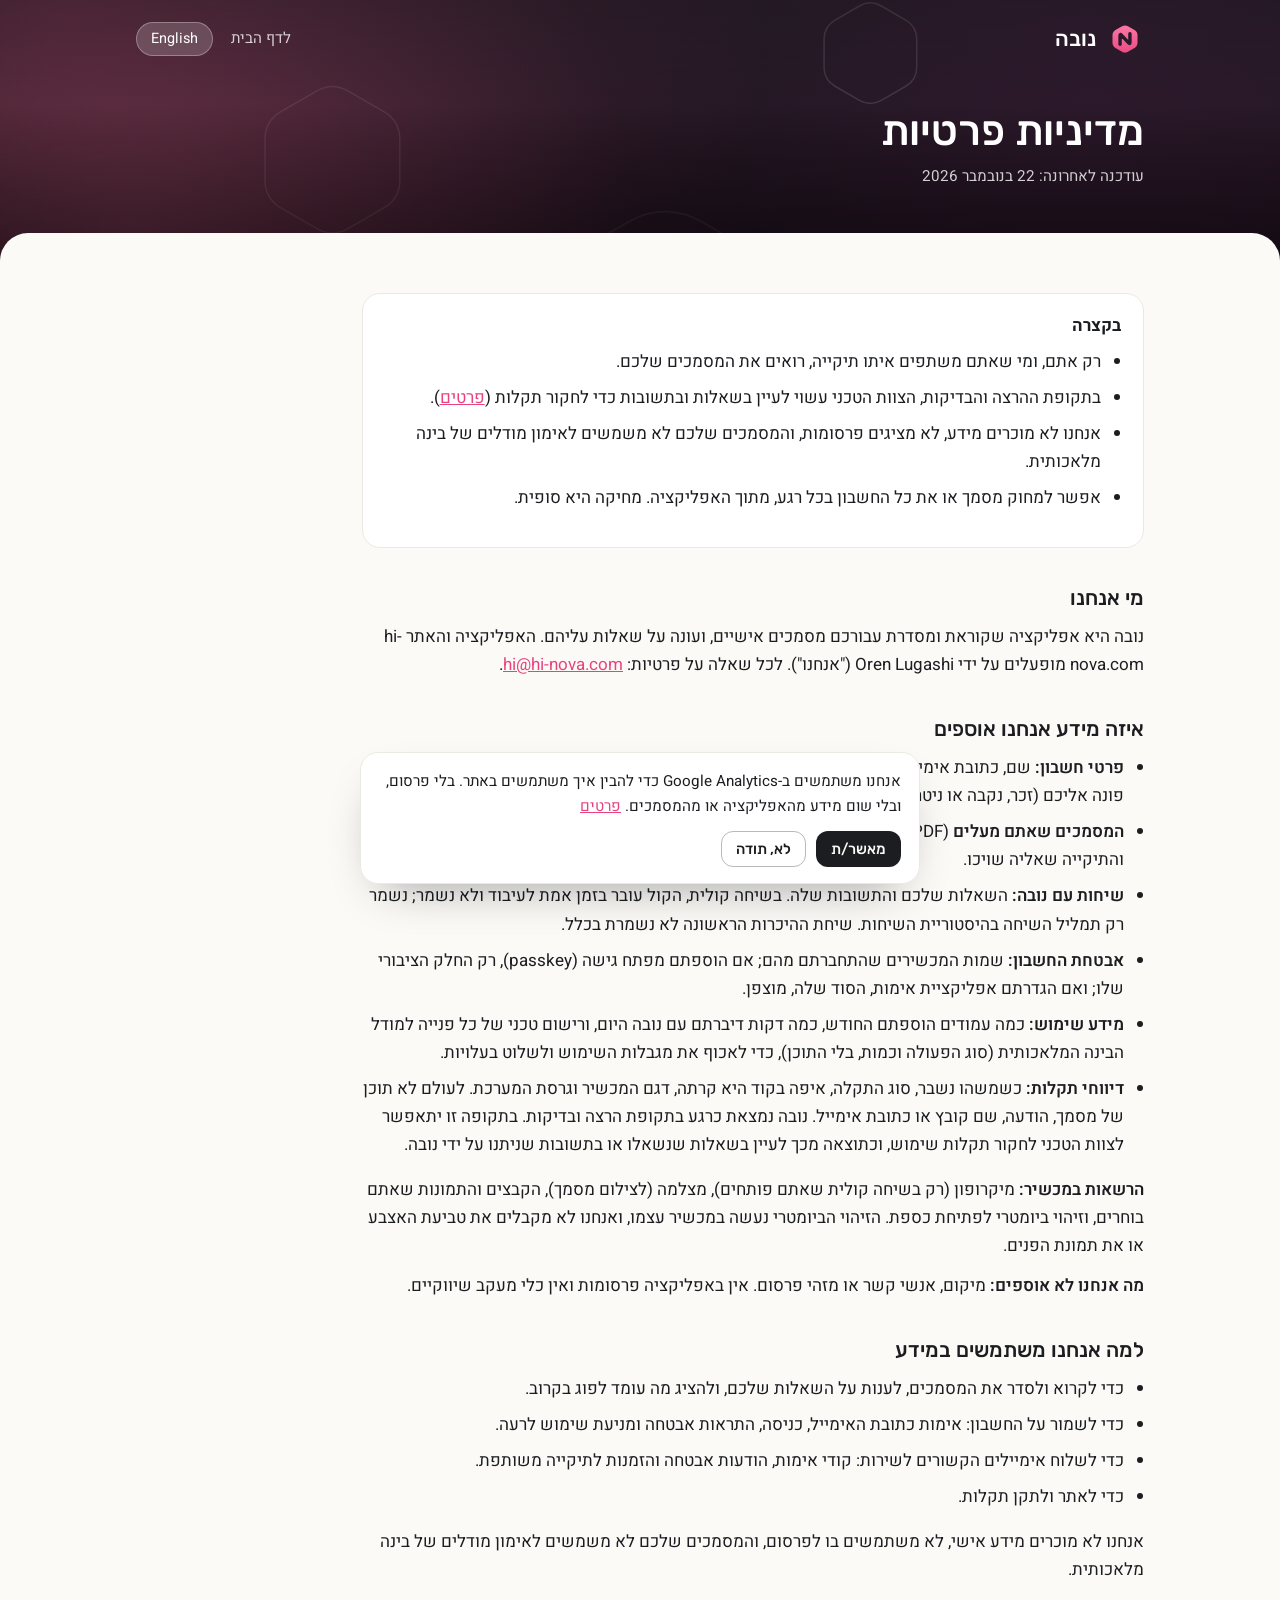
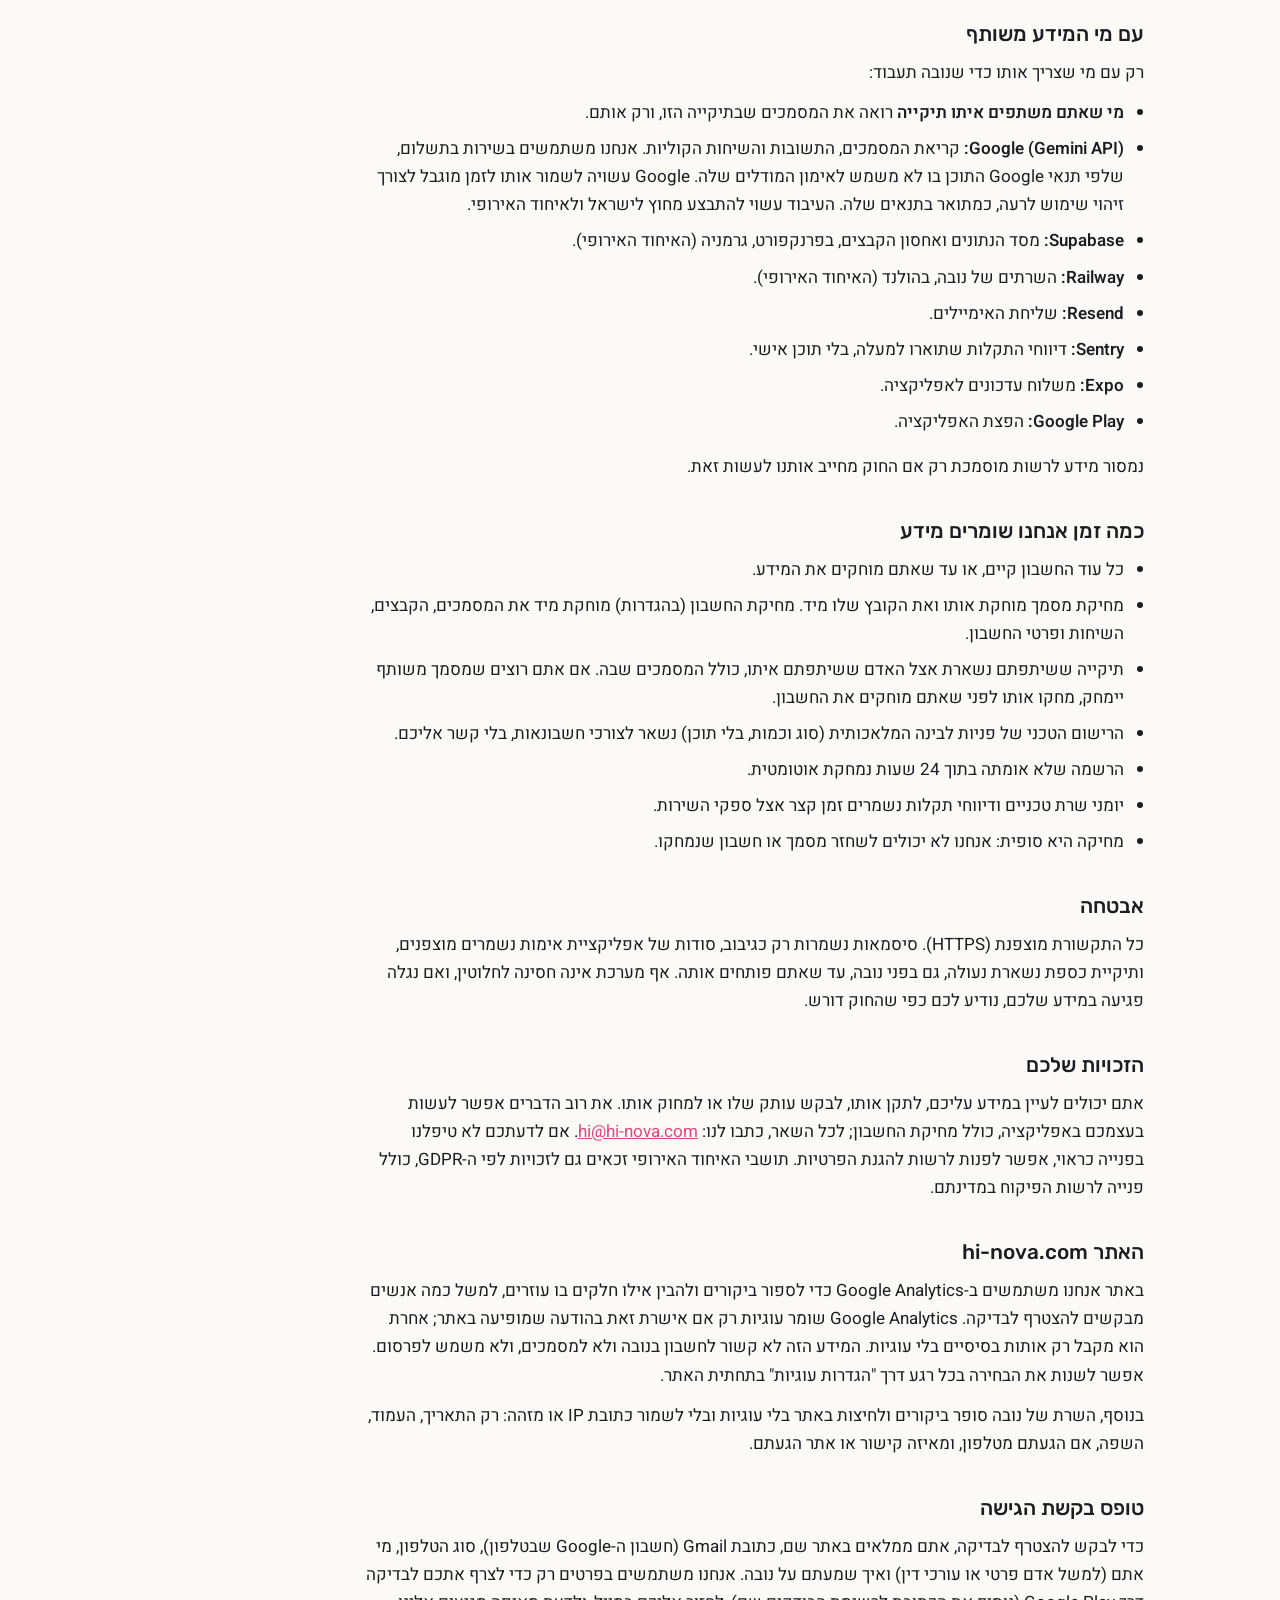
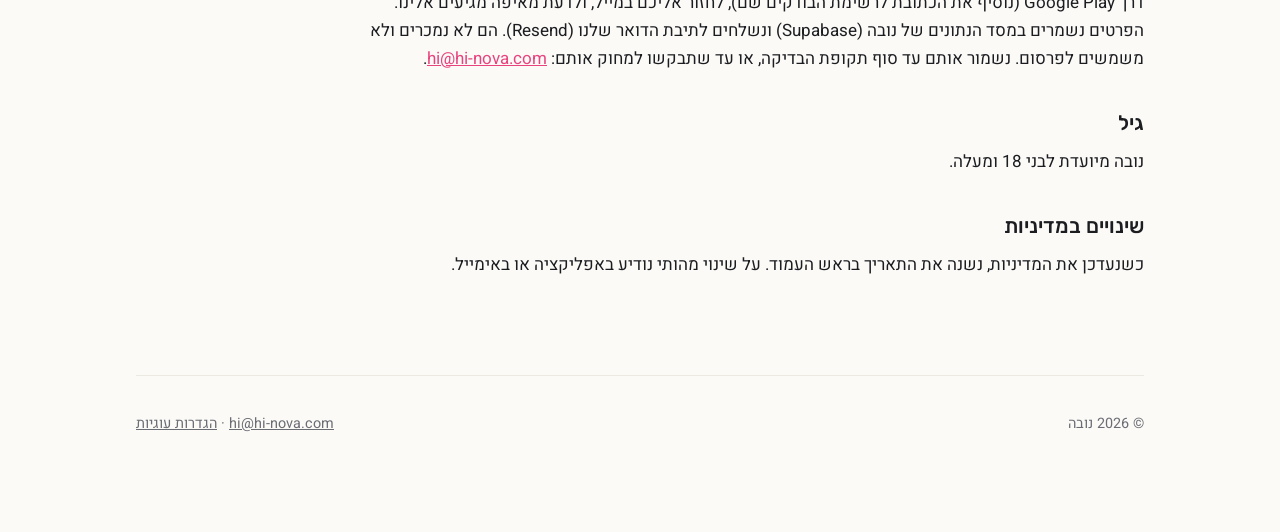
<file: docs/privacy.html>
<!doctype html><html lang="he" dir="rtl"><head><meta charset="utf-8"><meta name="viewport" content="width=device-width, initial-scale=1, viewport-fit=cover"><script async src="https://www.googletagmanager.com/gtag/js?id=G-7MWNCDS4FL"></script><script>window.dataLayer=window.dataLayer||[];function gtag(){dataLayer.push(arguments);}gtag('consent','default',{analytics_storage:'denied',ad_storage:'denied',ad_user_data:'denied',ad_personalization:'denied',wait_for_update:500});var c=null;try{c=localStorage.getItem('nova-consent')}catch(e){}if(c==='granted')gtag('consent','update',{analytics_storage:'granted'});var tm=false;try{tm=new URLSearchParams(location.search).get('team')==='1'||(localStorage.getItem('nova-team')==='1'&&new URLSearchParams(location.search).get('team')!=='0')}catch(e){}gtag('js',new Date());gtag('config','G-7MWNCDS4FL',tm?{traffic_type:'internal'}:{});</script><title>Nova Privacy Policy</title><meta name="claude:viewport-fit-sides" content="cover"><meta name="description" content="מדיניות הפרטיות של נובה. Nova&#x27;s privacy policy."><meta property="og:type" content="website"><meta property="og:site_name" content="Nova"><meta property="og:url" content="https://hi-nova.com/privacy.html"><meta property="og:title" content="Nova Privacy Policy"><meta property="og:description" content="מדיניות הפרטיות של נובה. Nova&#x27;s privacy policy."><meta property="og:image" content="https://hi-nova.com/og.jpg"><meta property="og:image:secure_url" content="https://hi-nova.com/og.jpg"><meta property="og:image:type" content="image/jpeg"><meta property="og:image:width" content="1200"><meta property="og:image:height" content="630"><meta property="og:image:alt" content="Nova נובה: העוזרת האישית שלך לניירת"><meta property="og:locale" content="he_IL"><meta property="og:locale:alternate" content="en_US"><meta name="twitter:card" content="summary_large_image"><meta name="twitter:title" content="Nova Privacy Policy"><meta name="twitter:description" content="מדיניות הפרטיות של נובה. Nova&#x27;s privacy policy."><meta name="twitter:image" content="https://hi-nova.com/og.jpg"><link rel="canonical" href="https://hi-nova.com/privacy.html"><link rel="icon" href="favicon.svg" type="image/svg+xml"><link rel="preconnect" href="https://fonts.googleapis.com"><link rel="preconnect" href="https://fonts.gstatic.com" crossorigin><link rel="stylesheet" href="https://fonts.googleapis.com/css2?family=Heebo:wght@400;500;600&family=Rubik:wght@500&display=swap"><style>/* Layout: one centred column; a hero with a sample answer card, a feature grid, a privacy band, a footer.
   Tokens are the app's own (mobile theme/tokens.ts, design V4 "Horizon"): warm paper, ink, Nova pink. */
:root {
  --bg: #FBFAF7; --surface: #FFFFFF; --nav: #F3F1EC; --border: #ECE9E2; --text: #1C1D21; --muted: #6B6D74;
  --pink: #E8437E; --pink-light: #FF7FA9; --soon: #B0782E; --ok: #5C8A69; --mark: #FFF4D6;
  --heading: "Rubik", "Heebo", system-ui, sans-serif;
  --body: "Heebo", "Rubik", system-ui, sans-serif;
}
@media (prefers-color-scheme: dark) { :root:not([data-theme="light"]) {
  --bg: #141518; --surface: #1C1D21; --nav: #101114; --border: #2A2B30; --text: #EDEBE6; --muted: #9C9EA5;
  --pink: #FF7FA9; --pink-light: #FFA3C2; --soon: #D6A35F; --ok: #7FB08B; --mark: #3A3320; color-scheme: dark } }
:root[data-theme="dark"] {
  --bg: #141518; --surface: #1C1D21; --nav: #101114; --border: #2A2B30; --text: #EDEBE6; --muted: #9C9EA5;
  --pink: #FF7FA9; --pink-light: #FFA3C2; --soon: #D6A35F; --ok: #7FB08B; --mark: #3A3320; color-scheme: dark }

* { box-sizing: border-box; }
body { margin: 0; background: var(--bg); color: var(--text); font-family: var(--body); font-size: 17px; line-height: 1.65; }
.wrap { max-width: 1040px; margin: 0 auto; padding-left: max(16px, env(safe-area-inset-left, 0px)); padding-right: max(16px, env(safe-area-inset-right, 0px)); }
h1, h2, h3 { font-family: var(--heading); font-weight: 500; line-height: 1.2; margin: 0; text-wrap: balance; }
p { margin: 0; }
a { color: var(--pink); }
a:focus-visible, button:focus-visible { outline: 2px solid var(--pink); outline-offset: 3px; border-radius: 6px; }

/* Language: Hebrew unless the page is switched to English; without script, Hebrew only. */
html:not([data-lang="en"]) [data-l="en"], html[data-lang="en"] [data-l="he"] { display: none !important; }

header.top { display: flex; align-items: center; justify-content: space-between; gap: 16px; padding-block: 20px; }
.mark { display: flex; align-items: center; gap: 10px; text-decoration: none; color: var(--text); font-family: var(--heading); font-size: 1.35rem; font-weight: 500; }
.mark svg { width: 38px; height: 38px; flex: none; }
.top nav { display: flex; align-items: center; gap: 18px; font-size: 0.95rem; }
.top nav a { color: var(--muted); text-decoration: none; }
.top nav a:hover { color: var(--text); }
.lang { font: inherit; font-size: 0.9rem; color: var(--text); background: var(--nav); border: 1px solid var(--border); border-radius: 999px; padding: 4px 14px; cursor: pointer; }

.hero { display: grid; grid-template-columns: 1.15fr 1fr; gap: 48px; align-items: center; padding-block: 48px 72px; }
.hero > * { min-width: 0; }
.eyebrow { display: inline-flex; align-items: center; gap: 8px; font-size: 0.85rem; color: var(--muted); letter-spacing: 0.02em; }
.eyebrow::before { content: ""; width: 8px; height: 8px; border-radius: 50%; background: var(--ok); }
.hero h1 { font-size: clamp(2.2rem, 5vw, 3.4rem); margin-top: 14px; }
.hero h1 em { font-style: normal; color: var(--pink); }
.hero .lede { margin-top: 18px; font-size: 1.12rem; color: var(--muted); max-width: 34em; }
.cta { margin-top: 30px; display: flex; flex-wrap: wrap; align-items: center; gap: 14px; }
.btn { display: inline-block; text-decoration: none; font-family: var(--heading); font-weight: 500; background: var(--text); color: var(--bg); padding: 12px 22px; border-radius: 14px; }
.btn:hover { opacity: 0.9; }
.cta small { color: var(--muted); font-size: 0.9rem; flex-basis: 100%; }

/* The sample answer: how a real answer looks, labelled as an example. */
.sample { background: var(--surface); border: 1px solid var(--border); border-radius: 22px; padding: 22px; display: grid; gap: 14px; box-shadow: 0 18px 40px -28px rgba(28, 29, 33, 0.35); }
.sample .tag { font-size: 0.75rem; color: var(--muted); letter-spacing: 0.06em; text-transform: uppercase; }
.bubble { padding: 12px 16px; border-radius: 18px; max-width: 90%; }
.bubble.q { background: var(--nav); justify-self: end; }
.bubble.a { background: var(--bg); border: 1px solid var(--border); justify-self: start; }
.bubble.a strong { font-family: var(--heading); font-weight: 500; background: var(--mark); padding: 0 4px; border-radius: 4px; }
.source { display: flex; align-items: center; gap: 8px; font-size: 0.85rem; color: var(--muted); }
.source::before { content: ""; width: 14px; height: 18px; border: 1.5px solid var(--muted); border-radius: 3px; flex: none;
  background: linear-gradient(var(--muted), var(--muted)) center 5px / 7px 1.5px no-repeat,
              linear-gradient(var(--muted), var(--muted)) center 9px / 7px 1.5px no-repeat,
              linear-gradient(var(--muted), var(--muted)) center 13px / 5px 1.5px no-repeat; }

section.block { padding-block: 56px; border-top: 1px solid var(--border); }
section.block > h2 { font-size: clamp(1.6rem, 3.2vw, 2.1rem); }
section.block > .sub { margin-top: 10px; color: var(--muted); max-width: 40em; }
.grid { margin-top: 32px; display: grid; grid-template-columns: repeat(3, minmax(0, 1fr)); gap: 28px 32px; }
.grid h3 { font-size: 1.12rem; }
.grid p { margin-top: 6px; color: var(--muted); font-size: 0.98rem; }
.grid .n { font-family: var(--heading); color: var(--pink); font-size: 0.85rem; display: block; margin-bottom: 6px; }

.privacy { background: var(--surface); border: 1px solid var(--border); border-radius: 26px; padding: 36px; display: grid; grid-template-columns: 1fr 1.4fr; gap: 36px; }
.privacy > * { min-width: 0; }
.privacy h2 { font-size: clamp(1.5rem, 3vw, 2rem); }
.privacy ul { list-style: none; margin: 0; padding: 0; display: grid; gap: 14px; }
.privacy li { display: grid; grid-template-columns: 22px 1fr; gap: 10px; align-items: start; }
.privacy li::before { content: ""; width: 14px; height: 14px; margin-top: 7px; border-radius: 4px; background: linear-gradient(var(--pink-light), var(--pink)); }
.privacy .more { margin-top: 14px; display: inline-block; }

footer.bottom { padding-block: 36px 48px; display: flex; flex-wrap: wrap; justify-content: space-between; gap: 12px; color: var(--muted); font-size: 0.9rem; border-top: 1px solid var(--border); margin-top: 56px; }
footer.bottom a { color: var(--muted); }

/* The privacy policy: a readable document. */
.doc { max-width: 46em; padding-block: 24px 40px; }
.doc h1 { font-size: clamp(1.9rem, 4vw, 2.6rem); }
.doc .updated { margin-top: 8px; color: var(--muted); font-size: 0.95rem; }
.doc h2 { font-size: 1.3rem; margin-top: 38px; }
.doc p, .doc ul { margin-top: 12px; }
.doc ul { padding-inline-start: 1.2em; display: grid; gap: 8px; }
.doc li strong, .doc p strong { font-weight: 600; }
.doc .short { background: var(--surface); border: 1px solid var(--border); border-radius: 18px; padding: 18px 22px; margin-top: 24px; }
.doc .short ul { margin-top: 8px; }
.fill { background: var(--mark); border-radius: 4px; padding: 0 4px; font-weight: 600; }

@media (max-width: 820px) {
  .hero { grid-template-columns: 1fr; gap: 36px; padding-block: 24px 48px; }
  .grid { grid-template-columns: repeat(2, minmax(0, 1fr)); }
  .privacy { grid-template-columns: 1fr; padding: 24px; }
}
@media (max-width: 520px) {
  .grid { grid-template-columns: 1fr; }
  .top nav .hide-sm { display: none; }
}
@media (prefers-reduced-motion: no-preference) { .btn { transition: opacity 0.15s; } }

/* ── Nova's sky (the app's NovaSky): a dark sky, the badge's pinks glowing and drifting, faint hexagons rising.
      Same colours, sizes (fractions of the sky's width) and timings as the app; still when motion is reduced.
      The page itself sits on the paper sheet that overlaps the sky with rounded top corners, as in the app. ── */
.sky { position: relative; overflow: hidden; color: #FFFFFF; background: linear-gradient(#1E1E24, #111114 55%, #0B0B0E); padding-bottom: 28px; isolation: isolate; }
.sky > .wrap { position: relative; z-index: 2; }
.sky::after { content: ""; position: absolute; inset: 0; z-index: 1; pointer-events: none;
  background: linear-gradient(rgba(0, 0, 0, 0.22), rgba(0, 0, 0, 0) 40%, rgba(0, 0, 0, 0.38)); }
.glow, .rise { position: absolute; z-index: 0; pointer-events: none; }
.glow { aspect-ratio: 1; border-radius: 50%;
  width: calc(var(--s) * 100%); inset-inline-start: calc(var(--x) * 100%); top: calc(var(--y) * 100%);
  /* Centre on (x, y): a margin in % is a fraction of the sky's width, like the size. */
  margin-inline-start: calc(var(--s) * -50%); margin-top: calc(var(--s) * -50%);
  opacity: var(--o);
  background: radial-gradient(closest-side, var(--c) 0%, color-mix(in srgb, var(--c) 55%, transparent) 45%, transparent 100%); }
.rise { top: 0; bottom: 0; width: calc(var(--s) * 100%); inset-inline-start: calc(var(--x) * 100%); margin-inline-start: calc(var(--s) * -50%);
  transform: translateY(calc(100% - var(--f) * 130%)); opacity: var(--o); }
.rise svg { display: block; width: 100%; height: auto; overflow: visible; }
.rise path { fill: none; stroke: #FFFFFF; stroke-width: 1.5px; vector-effect: non-scaling-stroke; stroke-linejoin: round; }

@media (prefers-reduced-motion: no-preference) {
  .glow { animation: drift var(--d) ease-in-out infinite alternate; animation-delay: calc(var(--d) * -0.5); }
  .rise { animation: rise var(--d) linear infinite; animation-delay: calc(var(--d) * var(--f) * -1); }
  .rise svg { animation: turn var(--d) linear infinite; animation-delay: calc(var(--d) * var(--f) * -1); }
}
@keyframes drift {
  from { transform: translate(calc(var(--dx) * -50%), calc(var(--dy) * -50%)) scale(1); }
  to { transform: translate(calc(var(--dx) * 50%), calc(var(--dy) * 50%)) scale(var(--k)); }
}
/* Bottom to top, fading in and out so the jump back down is never seen. */
@keyframes rise {
  0% { transform: translateY(100%); opacity: 0; }
  15% { opacity: var(--o); }
  85% { opacity: var(--o); }
  100% { transform: translateY(-30%); opacity: 0; }
}
/* One rise turns 60°, which the hexagon can't tell from 0°. */
@keyframes turn { to { transform: rotate(calc(var(--t) * 60deg)); } }

/* Text on the sky: white, like the app's scene titles. */
.sky .mark { color: #FFFFFF; }
.sky .top nav a { color: rgba(255, 255, 255, 0.78); }
.sky .top nav a:hover { color: #FFFFFF; }
.sky .lang { color: #FFFFFF; background: rgba(255, 255, 255, 0.18); border-color: rgba(255, 255, 255, 0.30); }
.sky .eyebrow { color: rgba(255, 255, 255, 0.85); }
.sky .eyebrow::before { background: #7FB08B; }
.sky .hero h1 em { color: #FF7FA9; }
.sky .hero .lede { color: rgba(255, 255, 255, 0.85); }
.sky .btn { background: #FFFFFF; color: #111114; }
.sky .cta small { color: rgba(255, 255, 255, 0.78); }
.sky a { color: #FF9FBE; }
.sky .sample { color: var(--text); box-shadow: 0 24px 60px -30px rgba(0, 0, 0, 0.7); }
.sky .doc-head { padding-block: 28px 44px; max-width: 46em; }
.sky .doc-head h1 { font-size: clamp(1.9rem, 4vw, 2.6rem); }
.sky .doc-head .updated { margin-top: 8px; color: rgba(255, 255, 255, 0.8); font-size: 0.95rem; }
.fill { color: var(--text); }

.sheet { position: relative; z-index: 3; margin-top: -28px; background: var(--bg); border-radius: 28px 28px 0 0; padding-top: 8px; }
.sheet section.block:first-child, .sheet section.block[hidden]:first-child + section.block { border-top: 0; }
.sheet .doc { padding-top: 28px; }

/* ── Version 2: the conversation, icon cards, thoughts, sharing, privacy, the testers' calls to action. ── */
[hidden] { display: none !important; }
.kicker { display: block; margin-bottom: 10px; font-family: var(--heading); font-size: 0.85rem; letter-spacing: 0.06em; color: var(--pink); }
section.block > h2 { font-size: clamp(1.7rem, 3.4vw, 2.4rem); max-width: 22em; }
section.block > .sub, .split .sub { margin-top: 12px; color: var(--muted); max-width: 38em; font-size: 1.05rem; }

/* Buttons: ink on paper, white on the sky; the second one is an outline. */
.btn { display: inline-flex; align-items: center; gap: 8px; border: 1.5px solid transparent; }
.btn svg { width: 20px; height: 20px; flex: none; }
.btn.alt { background: transparent; color: var(--text); border-color: color-mix(in srgb, var(--text) 30%, transparent); }
.sky .btn.alt { background: rgba(255, 255, 255, 0.14); color: #FFFFFF; border-color: rgba(255, 255, 255, 0.32); }
.btn.sm { padding: 8px 14px; font-size: 0.92rem; border-radius: 12px; }

/* The hero conversation. */
.chat { background: var(--surface); color: var(--text); border: 1px solid var(--border); border-radius: 24px; padding: 18px 18px 20px; display: grid; gap: 12px; box-shadow: 0 24px 60px -30px rgba(0, 0, 0, 0.7); }
.chat-head { display: flex; justify-content: space-between; align-items: center; }
.chat-head .who { display: flex; align-items: center; gap: 8px; font-family: var(--heading); font-weight: 500; }
.chat-head .who svg { width: 24px; height: 24px; }
.chat-head .tag { font-size: 0.75rem; color: var(--muted); letter-spacing: 0.06em; }
.chat-log { height: 310px; overflow: hidden; display: flex; flex-direction: column; justify-content: flex-end; gap: 14px;
  -webkit-mask-image: linear-gradient(transparent, #000 24%); mask-image: linear-gradient(transparent, #000 24%); }
.turn { display: grid; gap: 8px; }
.bubble.a { display: grid; gap: 6px; }
.bubble.a .source { font-size: 0.8rem; }
.typing { justify-self: start; display: inline-flex; gap: 5px; padding: 14px 16px; border-radius: 18px; background: var(--bg); border: 1px solid var(--border); }
.typing i { width: 7px; height: 7px; border-radius: 50%; background: var(--muted); opacity: 0.4; }
@media (prefers-reduced-motion: no-preference) {
  .enter { animation: pop 0.38s cubic-bezier(0.2, 0.7, 0.2, 1) both; }
  .typing i { animation: blink 1s infinite; }
  .typing i:nth-child(2) { animation-delay: 0.15s; }
  .typing i:nth-child(3) { animation-delay: 0.3s; }
  .card, .thought { transition: transform 0.2s ease, box-shadow 0.2s ease; }
  .card:hover, .thought:hover { transform: translateY(-3px); }
}
@keyframes pop { from { opacity: 0; transform: translateY(10px) scale(0.98); } }
@keyframes blink { 50% { opacity: 1; } }

/* Icon cards. */
.cards { display: grid; gap: 18px; margin-top: 34px; }
.cards.four { grid-template-columns: repeat(4, minmax(0, 1fr)); }
.cards.three { grid-template-columns: repeat(3, minmax(0, 1fr)); }
.card { background: var(--surface); border: 1px solid var(--border); border-radius: 22px; padding: 24px; display: grid; align-content: start; gap: 10px; }
.card:hover { box-shadow: 0 20px 44px -30px rgba(28, 29, 33, 0.4); }
.card h3 { font-size: 1.15rem; margin-top: 6px; }
.card p { color: var(--muted); font-size: 0.98rem; }
.ico { width: 46px; height: 46px; border-radius: 14px; display: grid; place-items: center; color: var(--pink);
  background: color-mix(in srgb, var(--pink) 12%, var(--surface)); }
.ico svg { width: 24px; height: 24px; }
.ico.on-dark { background: rgba(255, 255, 255, 0.12); color: #FF9FBE; }

/* A list with Nova-pink check marks. */
.ticks { list-style: none; padding: 0; margin: 22px 0 0; display: grid; gap: 12px; }
.ticks li { display: grid; grid-template-columns: 22px 1fr; gap: 10px; align-items: start; }
.ticks li::before { content: ""; width: 20px; height: 20px; margin-top: 3px; background: var(--pink);
  -webkit-mask: url("data:image/svg+xml,%3Csvg xmlns='http://www.w3.org/2000/svg' viewBox='0 0 24 24'%3E%3Ccircle cx='12' cy='12' r='9.5' fill='none' stroke='black' stroke-width='1.8'/%3E%3Cpath d='M8 12.3l2.7 2.7L16.2 9.4' fill='none' stroke='black' stroke-width='1.9' stroke-linecap='round' stroke-linejoin='round'/%3E%3C/svg%3E") center / contain no-repeat;
          mask: url("data:image/svg+xml,%3Csvg xmlns='http://www.w3.org/2000/svg' viewBox='0 0 24 24'%3E%3Ccircle cx='12' cy='12' r='9.5' fill='none' stroke='black' stroke-width='1.8'/%3E%3Cpath d='M8 12.3l2.7 2.7L16.2 9.4' fill='none' stroke='black' stroke-width='1.9' stroke-linecap='round' stroke-linejoin='round'/%3E%3C/svg%3E") center / contain no-repeat; }
.ticks b { font-weight: 600; }

/* Thoughts: the app's thought cards, a little staggered. */
.split { display: grid; grid-template-columns: 1fr 1fr; gap: 56px; align-items: center; }
.split > * { min-width: 0; }
.thoughts { display: grid; gap: 14px; }
.thought { background: var(--surface); border: 1px solid var(--border); border-radius: 20px; padding: 18px 20px; display: grid; gap: 8px; box-shadow: 0 18px 40px -32px rgba(28, 29, 33, 0.45); }
.thought:nth-child(2) { margin-inline-start: 36px; }
.thought:nth-child(3) { margin-inline-start: 12px; }
.thought-head { display: flex; align-items: center; gap: 8px; font-family: var(--heading); font-size: 0.92rem; color: var(--pink); }
.thought-head svg { width: 20px; height: 20px; }
.thought strong, .bubble.a strong { font-family: var(--heading); font-weight: 500; background: var(--mark); padding: 0 3px; border-radius: 4px; }

/* The testers' strip, between sections. */
.join-strip { margin-block: 8px; display: flex; flex-wrap: wrap; align-items: center; justify-content: space-between; gap: 18px 28px; padding: 28px 32px; border-radius: 26px;
  background: color-mix(in srgb, var(--pink) 8%, var(--surface)); border: 1px solid color-mix(in srgb, var(--pink) 22%, var(--border)); }
.join-strip h2 { font-size: 1.45rem; }
.join-strip p { margin-top: 6px; color: var(--muted); }
.join-strip .cta { margin-top: 0; }

/* Privacy: the vault on Nova's sky, the sign-in guards beside it, four promises below. */
.privacy-grid { display: grid; grid-template-columns: 1fr 1.25fr; gap: 18px; margin-top: 34px; }
.privacy-grid > * { min-width: 0; }
.vault { position: relative; overflow: hidden; border-radius: 22px; padding: 28px; color: #FFFFFF; display: grid; gap: 10px; align-content: start;
  background: radial-gradient(circle at 90% 0%, rgba(232, 67, 126, 0.38), transparent 55%), radial-gradient(circle at 0% 100%, rgba(91, 35, 80, 0.55), transparent 60%), linear-gradient(#1E1E24, #111114 60%, #0B0B0E); }
.vault::after { content: ""; position: absolute; width: 220px; height: 220px; inset-inline-end: -40px; bottom: -60px; opacity: 0.1;
  background: url("data:image/svg+xml,%3Csvg xmlns='http://www.w3.org/2000/svg' viewBox='0 0 100 100'%3E%3Cpath d='M42.21 16.5Q50 12 57.79 16.5L75.11 26.5Q82.91 31 82.91 40L82.91 60Q82.91 69 75.11 73.5L57.79 83.5Q50 88 42.21 83.5L24.89 73.5Q17.09 69 17.09 60L17.09 40Q17.09 31 24.89 26.5Z' fill='none' stroke='white' stroke-width='1'/%3E%3C/svg%3E") center / contain no-repeat; }
.vault h3 { font-size: 1.25rem; margin-top: 6px; }
.vault p { color: rgba(255, 255, 255, 0.82); position: relative; }
.guard .ticks { margin-top: 8px; }
.promises { list-style: none; padding: 0; margin: 22px 0 0; display: grid; grid-template-columns: repeat(4, minmax(0, 1fr)); gap: 18px; }
.promises li { border-top: 2px solid var(--pink); padding-top: 12px; font-size: 0.97rem; }
#privacy .more { display: inline-block; margin-top: 22px; }

/* The final call: a small sky of its own. */
section.final { margin-top: 56px; border-radius: 28px; padding: 64px 28px; text-align: center; }
.final-in { position: relative; z-index: 2; max-width: 38em; margin: 0 auto; display: grid; gap: 14px; justify-items: center; }
.final h2 { font-size: clamp(1.7rem, 3.6vw, 2.4rem); }
.final p { color: rgba(255, 255, 255, 0.85); }
.final .cta { justify-content: center; margin-top: 8px; }
.final small { color: rgba(255, 255, 255, 0.75); font-size: 0.9rem; }

/* The dock: shows once the hero is out of view. */
.dock { position: fixed; z-index: 20; left: 0; right: 0; bottom: 0; display: flex; justify-content: center; align-items: center; gap: 10px 14px; flex-wrap: wrap;
  padding-top: 10px; padding-bottom: calc(10px + env(safe-area-inset-bottom, 0px));
  padding-left: max(16px, env(safe-area-inset-left, 0px)); padding-right: max(16px, env(safe-area-inset-right, 0px));
  background: color-mix(in srgb, var(--surface) 90%, transparent); -webkit-backdrop-filter: blur(14px); backdrop-filter: blur(14px);
  border-top: 1px solid var(--border); font-family: var(--heading); font-weight: 500; }
@media (prefers-reduced-motion: no-preference) { .dock { animation: pop 0.3s ease both; } }
footer.bottom { padding-bottom: 96px; }

@media (max-width: 980px) {
  .cards.four { grid-template-columns: repeat(2, minmax(0, 1fr)); }
  .split, .privacy-grid { grid-template-columns: 1fr; gap: 32px; }
  .promises { grid-template-columns: repeat(2, minmax(0, 1fr)); }
}
@media (max-width: 600px) {
  .cards.four, .cards.three, .promises { grid-template-columns: 1fr; }
  .thought:nth-child(2), .thought:nth-child(3) { margin-inline-start: 0; }
  .join-strip { padding: 22px; }
  .dock > span { display: none; }
  .chat-log { height: 280px; }
  section.final { padding: 44px 20px; }
}

/* The screens gallery: four phones in a row; on a phone, a sideways scroll. */
.gallery { display: grid; grid-template-columns: repeat(4, minmax(0, 1fr)); gap: 20px; margin-top: 34px; }
.gallery figure { margin: 0; display: grid; justify-items: center; gap: 12px; }
.gallery img { width: 100%; max-width: 236px; height: auto; filter: drop-shadow(0 22px 28px rgba(28, 29, 33, 0.22)); }
.gallery figcaption { text-align: center; font-family: var(--heading); font-weight: 500; font-size: 0.98rem; }
.showcase { margin: 34px 0 0; display: grid; justify-items: center; }
.showcase video { width: 100%; max-width: 236px; height: auto; border-radius: 22px; filter: drop-shadow(0 22px 28px rgba(28, 29, 33, 0.22)); }
.fine { margin-top: 16px; color: var(--muted); font-size: 0.85rem; text-align: center; }
@media (max-width: 820px) {
  .gallery { display: flex; overflow-x: auto; scroll-snap-type: x mandatory; gap: 16px; padding-bottom: 10px; margin-inline: -16px; padding-inline: 16px; }
  .gallery figure { flex: 0 0 64%; scroll-snap-align: center; }
}

/* The cookie notice: a small card at the bottom, above the dock. */
.consent { position: fixed; z-index: 30; bottom: calc(16px + env(safe-area-inset-bottom, 0px)); inset-inline: max(16px, env(safe-area-inset-left, 0px));
  max-width: 560px; margin-inline: auto; background: var(--surface); color: var(--text); border: 1px solid var(--border); border-radius: 18px;
  padding: 16px 18px; display: grid; gap: 12px; box-shadow: 0 20px 50px -24px rgba(0, 0, 0, 0.45); font-size: 0.95rem; }
.consent a { color: var(--pink); }
.consent-actions { display: flex; gap: 10px; flex-wrap: wrap; }
.consent-short { display: none; }
.consent-open .dock { display: none !important; }
@media (max-width: 600px) { .consent-long { display: none; } .consent-short { display: inline; } .consent { padding: 12px 14px; gap: 10px; } }

/* The request-access form: a dialog over the page, a sheet from the bottom on phones. */
.sr { position: absolute; width: 1px; height: 1px; overflow: hidden; clip: rect(0 0 0 0); white-space: nowrap; }
.access { width: min(560px, calc(100% - 32px)); max-height: calc(100dvh - 32px); overflow: auto; padding: 0; border: 1px solid var(--border);
  border-radius: 22px; background: var(--surface); color: var(--text); box-shadow: 0 30px 80px -30px rgba(0, 0, 0, 0.55); }
.access::backdrop { background: rgba(17, 17, 20, 0.55); }
.access-body { position: relative; padding: 26px 24px 24px; }
.access-form, .access-done { display: grid; gap: 16px; }
.access h2 { font-size: 1.45rem; padding-inline-end: 44px; }
.access-lead, .field-hint { color: var(--muted); font-size: 0.95rem; line-height: 1.5; }
.access-close { position: absolute; top: 16px; inset-inline-end: 16px; width: 36px; height: 36px; border-radius: 50%; border: 1px solid var(--border);
  background: var(--nav); color: var(--text); font-size: 22px; line-height: 1; cursor: pointer; }
.field { display: grid; gap: 6px; min-width: 0; border: 0; padding: 0; margin: 0; }
.field-label, .field legend { font-family: var(--heading); font-weight: 500; font-size: 0.98rem; padding: 0; }
.field legend { margin-bottom: 8px; }
.field input[type="text"], .field input[type="email"] { font: inherit; color: var(--text); background: var(--bg); border: 1px solid var(--border);
  border-radius: 12px; padding: 10px 14px; width: 100%; }
.field input[type="text"]:focus-visible, .field input[type="email"]:focus-visible { outline: 2px solid var(--pink); outline-offset: 1px; }
.access .chips { display: flex; flex-wrap: wrap; gap: 8px; }
.chip { position: relative; display: inline-flex; }
.chip input { position: absolute; inset: 0; opacity: 0; margin: 0; cursor: pointer; }
.chip > span { padding: 6px 14px; border-radius: 999px; border: 1px solid var(--border); background: var(--bg); font-size: 0.95rem; }
.chip input:checked + span { background: var(--text); color: var(--bg); border-color: var(--text); }
.chip input:focus-visible + span { outline: 2px solid var(--pink); outline-offset: 2px; }
.agree { display: flex; gap: 10px; align-items: flex-start; font-size: 0.95rem; line-height: 1.5; }
.agree input { width: 18px; height: 18px; margin-top: 3px; flex: none; accent-color: var(--pink); }
.trap { position: absolute; width: 1px; height: 1px; opacity: 0; pointer-events: none; inset-inline-start: -9999px; }
.access-error { background: color-mix(in srgb, var(--pink) 12%, transparent); border-radius: 12px; padding: 10px 14px; font-size: 0.95rem; }
.access .btn { justify-content: center; font-size: 1rem; cursor: pointer; }
.access .btn:disabled { opacity: 0.6; cursor: progress; }
@media (max-width: 560px) {
  .access { width: 100%; max-width: 100%; margin: auto 0 0; border-radius: 22px 22px 0 0; max-height: 92dvh; }
  .access-body { padding-bottom: calc(24px + env(safe-area-inset-bottom, 0px)); }
}
</style><script>
(function () {
  var root = document.documentElement;
  function set(l) {
    root.setAttribute('data-lang', l); root.lang = l; root.dir = l === 'he' ? 'rtl' : 'ltr';
    try { localStorage.setItem('nova-lang', l); } catch (e) {}
  }
  var saved = null;
  try { saved = localStorage.getItem('nova-lang'); } catch (e) {}
  set(location.hash === '#en' ? 'en' : location.hash === '#he' ? 'he' : (saved === 'en' ? 'en' : 'he'));
  document.addEventListener('click', function (e) {
    var b = e.target.closest && e.target.closest('[data-set-lang]');
    if (b) set(b.getAttribute('data-set-lang'));
  });
})();
</script><script>
(function () {
  var got = {}, any = false;
  try {
    var q = new URLSearchParams(location.search);
    ['utm_source', 'utm_medium', 'utm_campaign'].forEach(function (k) {
      var v = q.get(k); if (v) { got[k] = v.toLowerCase().slice(0, 60); any = true; }
    });
  } catch (e) {}
  try {
    if (any) sessionStorage.setItem('nova-utm', JSON.stringify(got));
    else got = JSON.parse(sessionStorage.getItem('nova-utm') || '{}') || {};
  } catch (e) {}
  window.novaUtm = got;
})();
</script><script>
(function () {
  var API = "https://novaapi-production-ebd4.up.railway.app", team = false;
  try {
    var t = new URLSearchParams(location.search).get('team');
    if (t === '1') localStorage.setItem('nova-team', '1');
    if (t === '0') localStorage.removeItem('nova-team');
    team = localStorage.getItem('nova-team') === '1';
  } catch (e) {}
  window.novaCount = function (event) {
    if (team || !API) return;
    var u = window.novaUtm || {}, ref = '';
    try { if (document.referrer) { var h = new URL(document.referrer).hostname; if (h !== location.hostname) ref = h; } } catch (e) {}
    var body = JSON.stringify({ event: event, path: location.pathname, utm_source: u.utm_source || '', utm_medium: u.utm_medium || '',
      utm_campaign: u.utm_campaign || '', referrer_host: ref, lang: document.documentElement.getAttribute('data-lang') === 'en' ? 'en' : 'he',
      mobile: window.innerWidth <= 600 });
    try {
      if (navigator.sendBeacon && navigator.sendBeacon(API + '/site-events', body)) return;
      fetch(API + '/site-events', { method: 'POST', body: body, keepalive: true, mode: 'no-cors' });
    } catch (e) {}
  };
  var key = 'nova-landed:' + location.pathname, seen = false;
  try { seen = sessionStorage.getItem(key) === '1'; sessionStorage.setItem(key, '1'); } catch (e) {}
  if (!seen) window.novaCount('landing');
  document.addEventListener('click', function (e) {
    var a = e.target.closest && e.target.closest('a[href*="chat.whatsapp.com"]');
    if (a) window.novaCount('whatsapp_click');
  });
})();
</script></head><body><div class="sky">
<span class="glow" aria-hidden="true" style="--c:#5B2350;--s:1.6;--x:0.15;--y:0.1;--o:0.35;--d:21s;--k:1.1;--dx:0.05;--dy:0.019"></span>
<span class="glow" aria-hidden="true" style="--c:#E8437E;--s:1.1;--x:0.95;--y:0.05;--o:0.24;--d:16s;--k:1.12;--dx:-0.091;--dy:0.036"></span>
<span class="glow" aria-hidden="true" style="--c:#FF7FA9;--s:0.8;--x:0.9;--y:0.95;--o:0.18;--d:23s;--k:1.08;--dx:-0.075;--dy:-0.044"></span>
<span class="rise" aria-hidden="true" style="--s:0.26;--x:0.1;--o:0.1;--d:44s;--f:0.15;--t:1"><svg viewBox="0 0 100 100"><path d="M42.21 16.5Q50 12 57.79 16.5L75.11 26.5Q82.91 31 82.91 40L82.91 60Q82.91 69 75.11 73.5L57.79 83.5Q50 88 42.21 83.5L24.89 73.5Q17.09 69 17.09 60L17.09 40Q17.09 31 24.89 26.5Z"/></svg></span>
<span class="rise" aria-hidden="true" style="--s:0.16;--x:0.74;--o:0.08;--d:36s;--f:0.6;--t:-1"><svg viewBox="0 0 100 100"><path d="M42.21 16.5Q50 12 57.79 16.5L75.11 26.5Q82.91 31 82.91 40L82.91 60Q82.91 69 75.11 73.5L57.79 83.5Q50 88 42.21 83.5L24.89 73.5Q17.09 69 17.09 60L17.09 40Q17.09 31 24.89 26.5Z"/></svg></span>
<span class="rise" aria-hidden="true" style="--s:0.38;--x:0.48;--o:0.06;--d:58s;--f:0.35;--t:1"><svg viewBox="0 0 100 100"><path d="M42.21 16.5Q50 12 57.79 16.5L75.11 26.5Q82.91 31 82.91 40L82.91 60Q82.91 69 75.11 73.5L57.79 83.5Q50 88 42.21 83.5L24.89 73.5Q17.09 69 17.09 60L17.09 40Q17.09 31 24.89 26.5Z"/></svg></span>
<span class="rise" aria-hidden="true" style="--s:0.11;--x:0.32;--o:0.12;--d:31s;--f:0.82;--t:-1"><svg viewBox="0 0 100 100"><path d="M42.21 16.5Q50 12 57.79 16.5L75.11 26.5Q82.91 31 82.91 40L82.91 60Q82.91 69 75.11 73.5L57.79 83.5Q50 88 42.21 83.5L24.89 73.5Q17.09 69 17.09 60L17.09 40Q17.09 31 24.89 26.5Z"/></svg></span>
<div class="wrap">
  <header class="top">
    <a class="mark" href="./" aria-label="Nova"><svg viewBox="0 0 100 100" aria-hidden="true"><defs><linearGradient id="gprivacy" x1="0" y1="0" x2="0" y2="1"><stop offset="0" stop-color="#FF7FA9"/><stop offset="1" stop-color="#E8437E"/></linearGradient><mask id="mprivacy" maskUnits="userSpaceOnUse" x="0" y="0" width="100" height="100"><path d="M42.21 16.5Q50 12 57.79 16.5L75.11 26.5Q82.91 31 82.91 40L82.91 60Q82.91 69 75.11 73.5L57.79 83.5Q50 88 42.21 83.5L24.89 73.5Q17.09 69 17.09 60L17.09 40Q17.09 31 24.89 26.5Z" fill="#fff"/><path d="M37 64L37 41Q37 36 40.4 39.66L59.6 60.34Q63 64 63 59L63 36" fill="none" stroke="#000" stroke-width="9" stroke-linecap="round" stroke-linejoin="round"/></mask></defs><rect width="100" height="100" fill="url(#gprivacy)" mask="url(#mprivacy)"/></svg><span data-l="he">נובה</span><span data-l="en">Nova</span></a>
    <nav>
      <a href="./" data-l="he">לדף הבית</a>
      <a href="./" data-l="en">Home</a>
      <button class="lang" type="button" data-set-lang="en" data-l="he" lang="en">English</button>
      <button class="lang" type="button" data-set-lang="he" data-l="en" lang="he">עברית</button>
    </nav>
  </header>
  <div class="doc-head">
    <h1 data-l="he">מדיניות פרטיות</h1><h1 data-l="en">Privacy policy</h1>
    <p class="updated" data-l="he">עודכנה לאחרונה: 22 בנובמבר 2026</p><p class="updated" data-l="en">Last updated: 22 November 2026</p>
  </div>
</div>
</div>

<main class="sheet">
<div class="wrap">
  <div class="doc">
    <!-- ───────────── עברית ───────────── -->
    <div data-l="he">
      <div class="short">
        <strong>בקצרה</strong>
        <ul>
          <li>רק אתם, ומי שאתם משתפים איתו תיקייה, רואים את המסמכים שלכם.</li>
          <li>בתקופת ההרצה והבדיקות, הצוות הטכני עשוי לעיין בשאלות ובתשובות כדי לחקור תקלות (<a href="#testing">פרטים</a>).</li>
          <li>אנחנו לא מוכרים מידע, לא מציגים פרסומות, והמסמכים שלכם לא משמשים לאימון מודלים של בינה מלאכותית.</li>
          <li>אפשר למחוק מסמך או את כל החשבון בכל רגע, מתוך האפליקציה. מחיקה היא סופית.</li>
        </ul>
      </div>

      <h2>מי אנחנו</h2>
      <p>נובה היא אפליקציה שקוראת ומסדרת עבורכם מסמכים אישיים, ועונה על שאלות עליהם. האפליקציה והאתר hi-nova.com מופעלים על ידי Oren Lugashi ("אנחנו"). לכל שאלה על פרטיות: <a href="mailto:hi@hi-nova.com">hi@hi-nova.com</a>.</p>

      <h2>איזה מידע אנחנו אוספים</h2>
      <ul>
        <li><strong>פרטי חשבון:</strong> שם, כתובת אימייל, סיסמה (נשמרת רק כגיבוב מוצפן, לא כטקסט), שפה, ואם בחרתם, איך נובה פונה אליכם (זכר, נקבה או ניטרלי).</li>
        <li><strong>המסמכים שאתם מעלים</strong> (PDF ותמונות), והמידע שנובה מפיקה מהם: הטקסט, כותרת, תאריכים, סכומים, תגיות והתיקייה שאליה שויכו.</li>
        <li><strong>שיחות עם נובה:</strong> השאלות שלכם והתשובות שלה. בשיחה קולית, הקול עובר בזמן אמת לעיבוד ולא נשמר; נשמר רק תמליל השיחה בהיסטוריית השיחות. שיחת ההיכרות הראשונה לא נשמרת בכלל.</li>
        <li><strong>אבטחת החשבון:</strong> שמות המכשירים שהתחברתם מהם; אם הוספתם מפתח גישה (passkey), רק החלק הציבורי שלו; ואם הגדרתם אפליקציית אימות, הסוד שלה, מוצפן.</li>
        <li><strong>מידע שימוש:</strong> כמה עמודים הוספתם החודש, כמה דקות דיברתם עם נובה היום, ורישום טכני של כל פנייה למודל הבינה המלאכותית (סוג הפעולה וכמות, בלי התוכן), כדי לאכוף את מגבלות השימוש ולשלוט בעלויות.</li>
        <li id="testing"><strong>דיווחי תקלות:</strong> כשמשהו נשבר, סוג התקלה, איפה בקוד היא קרתה, דגם המכשיר וגרסת המערכת. לעולם לא תוכן של מסמך, הודעה, שם קובץ או כתובת אימייל. נובה נמצאת כרגע בתקופת הרצה ובדיקות. בתקופה זו יתאפשר לצוות הטכני לחקור תקלות שימוש, וכתוצאה מכך לעיין בשאלות שנשאלו או בתשובות שניתנו על ידי נובה.</li>
      </ul>
      <p><strong>הרשאות במכשיר:</strong> מיקרופון (רק בשיחה קולית שאתם פותחים), מצלמה (לצילום מסמך), הקבצים והתמונות שאתם בוחרים, וזיהוי ביומטרי לפתיחת כספת. הזיהוי הביומטרי נעשה במכשיר עצמו, ואנחנו לא מקבלים את טביעת האצבע או את תמונת הפנים.</p>
      <p><strong>מה אנחנו לא אוספים:</strong> מיקום, אנשי קשר או מזהי פרסום. אין באפליקציה פרסומות ואין כלי מעקב שיווקיים.</p>

      <h2>למה אנחנו משתמשים במידע</h2>
      <ul>
        <li>כדי לקרוא ולסדר את המסמכים, לענות על השאלות שלכם, ולהציג מה עומד לפוג בקרוב.</li>
        <li>כדי לשמור על החשבון: אימות כתובת האימייל, כניסה, התראות אבטחה ומניעת שימוש לרעה.</li>
        <li>כדי לשלוח אימיילים הקשורים לשירות: קודי אימות, הודעות אבטחה והזמנות לתיקייה משותפת.</li>
        <li>כדי לאתר ולתקן תקלות.</li>
      </ul>
      <p>אנחנו לא מוכרים מידע אישי, לא משתמשים בו לפרסום, והמסמכים שלכם לא משמשים לאימון מודלים של בינה מלאכותית.</p>

      <h2>עם מי המידע משותף</h2>
      <p>רק עם מי שצריך אותו כדי שנובה תעבוד:</p>
      <ul>
        <li><strong>מי שאתם משתפים איתו תיקייה</strong> רואה את המסמכים שבתיקייה הזו, ורק אותם.</li>
        <li><strong>Google (Gemini API):</strong> קריאת המסמכים, התשובות והשיחות הקוליות. אנחנו משתמשים בשירות בתשלום, שלפי תנאי Google התוכן בו לא משמש לאימון המודלים שלה. Google עשויה לשמור אותו לזמן מוגבל לצורך זיהוי שימוש לרעה, כמתואר בתנאים שלה. העיבוד עשוי להתבצע מחוץ לישראל ולאיחוד האירופי.</li>
        <li><strong>Supabase:</strong> מסד הנתונים ואחסון הקבצים, בפרנקפורט, גרמניה (האיחוד האירופי).</li>
        <li><strong>Railway:</strong> השרתים של נובה, בהולנד (האיחוד האירופי).</li>
        <li><strong>Resend:</strong> שליחת האימיילים.</li>
        <li><strong>Sentry:</strong> דיווחי התקלות שתוארו למעלה, בלי תוכן אישי.</li>
        <li><strong>Expo:</strong> משלוח עדכונים לאפליקציה.</li>
        <li><strong>Google Play:</strong> הפצת האפליקציה.</li>
      </ul>
      <p>נמסור מידע לרשות מוסמכת רק אם החוק מחייב אותנו לעשות זאת.</p>

      <h2>כמה זמן אנחנו שומרים מידע</h2>
      <ul>
        <li>כל עוד החשבון קיים, או עד שאתם מוחקים את המידע.</li>
        <li>מחיקת מסמך מוחקת אותו ואת הקובץ שלו מיד. מחיקת החשבון (בהגדרות) מוחקת מיד את המסמכים, הקבצים, השיחות ופרטי החשבון.</li>
        <li>תיקייה ששיתפתם נשארת אצל האדם ששיתפתם איתו, כולל המסמכים שבה. אם אתם רוצים שמסמך משותף יימחק, מחקו אותו לפני שאתם מוחקים את החשבון.</li>
        <li>הרישום הטכני של פניות לבינה המלאכותית (סוג וכמות, בלי תוכן) נשאר לצורכי חשבונאות, בלי קשר אליכם.</li>
        <li>הרשמה שלא אומתה בתוך 24 שעות נמחקת אוטומטית.</li>
        <li>יומני שרת טכניים ודיווחי תקלות נשמרים זמן קצר אצל ספקי השירות.</li>
        <li>מחיקה היא סופית: אנחנו לא יכולים לשחזר מסמך או חשבון שנמחקו.</li>
      </ul>

      <h2>אבטחה</h2>
      <p>כל התקשורת מוצפנת (HTTPS). סיסמאות נשמרות רק כגיבוב, סודות של אפליקציית אימות נשמרים מוצפנים, ותיקיית כספת נשארת נעולה, גם בפני נובה, עד שאתם פותחים אותה. אף מערכת אינה חסינה לחלוטין, ואם נגלה פגיעה במידע שלכם, נודיע לכם כפי שהחוק דורש.</p>

      <h2>הזכויות שלכם</h2>
      <p>אתם יכולים לעיין במידע עליכם, לתקן אותו, לבקש עותק שלו או למחוק אותו. את רוב הדברים אפשר לעשות בעצמכם באפליקציה, כולל מחיקת החשבון; לכל השאר, כתבו לנו: <a href="mailto:hi@hi-nova.com">hi@hi-nova.com</a>. אם לדעתכם לא טיפלנו בפנייה כראוי, אפשר לפנות לרשות להגנת הפרטיות. תושבי האיחוד האירופי זכאים גם לזכויות לפי ה-GDPR, כולל פנייה לרשות הפיקוח במדינתם.</p>

      <h2 id="site">האתר hi-nova.com</h2>
      <p>באתר אנחנו משתמשים ב-Google Analytics כדי לספור ביקורים ולהבין אילו חלקים בו עוזרים, למשל כמה אנשים מבקשים להצטרף לבדיקה. Google Analytics שומר עוגיות רק אם אישרת זאת בהודעה שמופיעה באתר; אחרת הוא מקבל רק אותות בסיסיים בלי עוגיות. המידע הזה לא קשור לחשבון בנובה ולא למסמכים, ולא משמש לפרסום. אפשר לשנות את הבחירה בכל רגע דרך "הגדרות עוגיות" בתחתית האתר.</p>
      <p>בנוסף, השרת של נובה סופר ביקורים ולחיצות באתר בלי עוגיות ובלי לשמור כתובת IP או מזהה: רק התאריך, העמוד, השפה, אם הגעתם מטלפון, ומאיזה קישור או אתר הגעתם.</p>

      <h2 id="access">טופס בקשת הגישה</h2>
      <p>כדי לבקש להצטרף לבדיקה, אתם ממלאים באתר שם, כתובת Gmail (חשבון ה-Google שבטלפון), סוג הטלפון, מי אתם (למשל אדם פרטי או עורכי דין) ואיך שמעתם על נובה. אנחנו משתמשים בפרטים רק כדי לצרף אתכם לבדיקה דרך Google Play (נוסיף את הכתובת לרשימת הבודקים שם), לחזור אליכם במייל, ולדעת מאיפה מגיעים אלינו. הפרטים נשמרים במסד הנתונים של נובה (Supabase) ונשלחים לתיבת הדואר שלנו (Resend). הם לא נמכרים ולא משמשים לפרסום. נשמור אותם עד סוף תקופת הבדיקה, או עד שתבקשו למחוק אותם: <a href="mailto:hi@hi-nova.com">hi@hi-nova.com</a>.</p>

      <h2>גיל</h2>
      <p>נובה מיועדת לבני 18 ומעלה.</p>

      <h2>שינויים במדיניות</h2>
      <p>כשנעדכן את המדיניות, נשנה את התאריך בראש העמוד. על שינוי מהותי נודיע באפליקציה או באימייל.</p>
    </div>

    <!-- ───────────── English ───────────── -->
    <div data-l="en">
      <div class="short">
        <strong>In short</strong>
        <ul>
          <li>Only you, and anyone you share a folder with, can see your documents.</li>
          <li>During the trial period, our technical team may look at questions and answers to investigate problems (<a href="#testing-en">details</a>).</li>
          <li>We don't sell data, we don't show ads, and your documents are not used to train AI models.</li>
          <li>You can delete a document or your whole account at any time, from the app. Deletion is final.</li>
        </ul>
      </div>

      <h2>Who we are</h2>
      <p>Nova is an app that reads and organizes your personal documents and answers questions about them. The app and the site hi-nova.com are operated by Oren Lugashi ("we"). For any privacy question: <a href="mailto:hi@hi-nova.com">hi@hi-nova.com</a>.</p>

      <h2>What we collect</h2>
      <ul>
        <li><strong>Account details:</strong> your name, email address, password (stored only as a one-way hash, never as text), language, and, if you chose one, how Nova addresses you (masculine, feminine or neutral).</li>
        <li><strong>The documents you upload</strong> (PDFs and images), and what Nova reads from them: the text, a title, dates, amounts, tags and the folder they were filed in.</li>
        <li><strong>Conversations with Nova:</strong> your questions and her answers. In a voice call, your voice is streamed for processing in real time and is not stored; only a written transcript is kept in your conversation history. The first-meeting call is not saved at all.</li>
        <li><strong>Account security:</strong> the names of devices you signed in from; if you added a passkey, only its public part; and if you set up an authenticator app, its secret, encrypted.</li>
        <li><strong>Usage:</strong> how many pages you added this month, how many minutes you talked with Nova today, and a technical record of each AI request (its kind and size, not its content), to enforce usage limits and control costs.</li>
        <li id="testing-en"><strong>Error reports:</strong> when something breaks, the kind of error, where in the code it happened, your device model and OS version. Never the content of a document or message, a file name or an email address. Nova is currently in a trial and testing period. During this period, our technical team may investigate problems people run into, and in doing so look at the questions that were asked or the answers Nova gave.</li>
      </ul>
      <p><strong>Device permissions:</strong> microphone (only during a voice call you start), camera (to photograph a document), the files and photos you pick, and biometrics to open a vault. Biometric checks happen on your device; we never receive your fingerprint or face.</p>
      <p><strong>What we don't collect:</strong> location, contacts or advertising IDs. The app has no ads and no marketing trackers.</p>

      <h2>Why we use it</h2>
      <ul>
        <li>To read and organize your documents, answer your questions, and show what's coming up.</li>
        <li>To keep your account safe: verifying your email, signing in, security notices and preventing abuse.</li>
        <li>To send service emails: verification codes, security notices and shared-folder invitations.</li>
        <li>To find and fix problems.</li>
      </ul>
      <p>We don't sell personal data, we don't use it for advertising, and your documents are not used to train AI models.</p>

      <h2>Who we share it with</h2>
      <p>Only those who need it for Nova to work:</p>
      <ul>
        <li><strong>People you share a folder with</strong> see the documents in that folder, and only those.</li>
        <li><strong>Google (Gemini API):</strong> reading documents, answering, and voice calls. We use the paid service, under whose terms Google does not use the content to train its models. Google may keep it for a limited time to detect abuse, as its terms describe. Processing may take place outside Israel and the EU.</li>
        <li><strong>Supabase:</strong> our database and file storage, in Frankfurt, Germany (EU).</li>
        <li><strong>Railway:</strong> Nova's servers, in the Netherlands (EU).</li>
        <li><strong>Resend:</strong> sending emails.</li>
        <li><strong>Sentry:</strong> the error reports described above, with no personal content.</li>
        <li><strong>Expo:</strong> delivering app updates.</li>
        <li><strong>Google Play:</strong> distributing the app.</li>
      </ul>
      <p>We disclose information to an authority only when the law requires us to.</p>

      <h2>How long we keep it</h2>
      <ul>
        <li>For as long as your account exists, or until you delete it.</li>
        <li>Deleting a document deletes it and its file at once. Deleting your account (in Settings) deletes your documents, files, conversations and account details at once.</li>
        <li>A folder you shared stays with the person you shared it with, documents included. If you want a shared document gone, delete it before deleting your account.</li>
        <li>The technical record of AI requests (kind and size, no content) is kept for accounting, no longer linked to you.</li>
        <li>A sign-up that isn't verified within 24 hours is deleted automatically.</li>
        <li>Technical server logs and error reports are kept briefly by our service providers.</li>
        <li>Deletion is final: we can't restore a deleted document or account.</li>
      </ul>

      <h2>Security</h2>
      <p>All traffic is encrypted (HTTPS). Passwords are stored only as hashes, authenticator secrets are encrypted, and a vault folder stays locked, even to Nova, until you open it. No system is completely secure; if we learn that your information was compromised, we will tell you as the law requires.</p>

      <h2>Your rights</h2>
      <p>You can access, correct, get a copy of, or delete the information about you. You can do most of this yourself in the app, including deleting your account; for anything else, write to us: <a href="mailto:hi@hi-nova.com">hi@hi-nova.com</a>. If you think we haven't handled a request properly, you can contact Israel's Privacy Protection Authority. EU residents also have rights under the GDPR, including complaining to their local supervisory authority.</p>

      <h2 id="site-en">The hi-nova.com website</h2>
      <p>On the website we use Google Analytics to count visits and understand which parts help, for example how many people ask to join the test. Google Analytics sets cookies only if you accept them in the notice on the site; otherwise it receives only basic, cookieless signals. This is not linked to your Nova account or documents, and it is not used for advertising. You can change your choice at any time with "Cookie settings" at the bottom of the site.</p>
      <p>Nova's server also counts visits and clicks on the site without cookies and without storing your IP address or any identifier: only the date, the page, the language, whether you came from a phone, and which link or site brought you.</p>

      <h2 id="access-en">The request-access form</h2>
      <p>To ask to join the test, you fill in your name, your Gmail address (the Google account on your phone), your type of phone, who you are (for example a private person or a lawyer) and how you heard about Nova. We use these details only to add you to the test through Google Play (we add the address to its list of testers), to get back to you by email, and to learn how people find us. They are stored in Nova's database (Supabase) and emailed to our inbox (Resend). They are never sold or used for advertising. We keep them until the test ends, or until you ask us to delete them: <a href="mailto:hi@hi-nova.com">hi@hi-nova.com</a>.</p>

      <h2>Age</h2>
      <p>Nova is meant for people aged 18 and over.</p>

      <h2>Changes</h2>
      <p>When we update this policy, we change the date at the top. We'll tell you in the app or by email about any significant change.</p>
    </div>
  </div>

  <footer class="bottom">
    <span>© 2026 <span data-l="he">נובה</span><span data-l="en">Nova</span></span>
    <span><a href="mailto:hi@hi-nova.com">hi@hi-nova.com</a> · <a href="#" data-consent-open><span data-l="he">הגדרות עוגיות</span><span data-l="en">Cookie settings</span></a></span>
  </footer>
</div>
</main>
<div class="consent" data-consent hidden role="dialog" aria-live="polite" aria-label="Cookies">
  <p data-l="he"><span class="consent-long">אנחנו משתמשים ב-Google Analytics כדי להבין איך משתמשים באתר. בלי פרסום, ובלי שום מידע מהאפליקציה או מהמסמכים.</span><span class="consent-short">עוגיות לסטטיסטיקה בלבד, בלי פרסום.</span> <a href="/privacy.html#site">פרטים</a></p>
  <p data-l="en"><span class="consent-long">We use Google Analytics to understand how the site is used. No ads, and nothing from the app or your documents.</span><span class="consent-short">Cookies for statistics only, no ads.</span> <a href="/privacy.html#site-en">Details</a></p>
  <div class="consent-actions">
    <button type="button" class="btn sm" data-consent-choice="granted"><span data-l="he">מאשר/ת</span><span data-l="en">Accept</span></button>
    <button type="button" class="btn alt sm" data-consent-choice="denied"><span data-l="he">לא, תודה</span><span data-l="en">No thanks</span></button>
  </div>
</div>
<script>
(function () {
  var box = document.querySelector('[data-consent]'); if (!box) return;
  var saved = null; try { saved = localStorage.getItem('nova-consent'); } catch (e) {}
  function set(open) { box.hidden = !open; document.documentElement.classList.toggle('consent-open', open); }
  // Not over the first screen: after the visitor scrolls past the hero, or after 8 seconds.
  if (!saved) {
    var hero = document.querySelector('.hero'), timer = setTimeout(show, 8000);
    function show() {
      clearTimeout(timer); window.removeEventListener('scroll', onScroll);
      if (!saved) { set(true); if (window.novaCount) novaCount('consent_shown'); }
    }
    function onScroll() { if (!hero || hero.getBoundingClientRect().bottom < 0) show(); }
    window.addEventListener('scroll', onScroll, { passive: true });
  }
  document.addEventListener('click', function (e) {
    var t = e.target.closest ? e.target : null; if (!t) return;
    var choice = t.closest('[data-consent-choice]');
    if (choice) {
      var v = choice.getAttribute('data-consent-choice');
      try { localStorage.setItem('nova-consent', v); } catch (err) {}
      if (window.gtag) gtag('consent', 'update', { analytics_storage: v });
      if (v === 'granted' && window.novaCount) novaCount('consent_accept');
      saved = v; set(false); return;
    }
    if (t.closest('[data-consent-open]')) { e.preventDefault(); set(true); return; }
    if (!window.gtag) return;
    var a = t.closest('a');
    // request_access is sent by the form when a request is saved (ACCESS below), not on a click.
    if (a && /chat\.whatsapp\.com/.test(a.href)) gtag('event', 'join_whatsapp', { link_location: a.closest('[id]') ? a.closest('[id]').id : 'page' });
    var lang = t.closest('[data-set-lang]');
    if (lang) gtag('event', 'switch_language', { language: lang.getAttribute('data-set-lang') });
  });
})();
</script></body></html>
</file>
